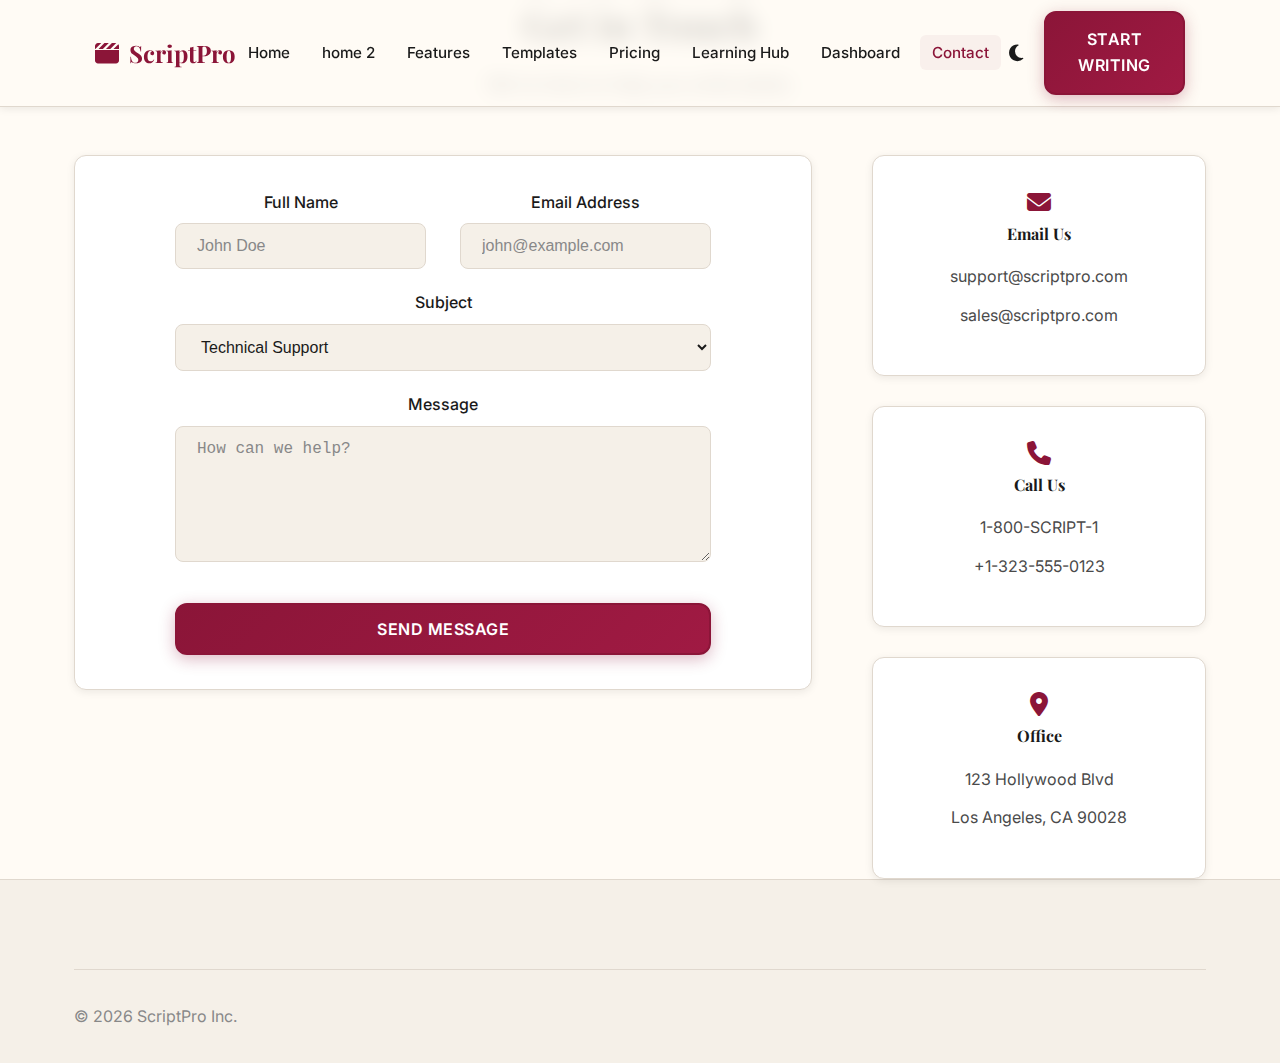
<file: contact.html>
<!DOCTYPE html>
<html lang="en">

<head>
    <meta charset="UTF-8">
    <meta name="viewport" content="width=device-width, initial-scale=1.0">
    <title>Contact Us - ScriptPro | We're Here to Help</title>
    <link rel="preconnect" href="https://fonts.googleapis.com">
    <link rel="preconnect" href="https://fonts.gstatic.com" crossorigin>
    <link
        href="https://fonts.googleapis.com/css2?family=Inter:wght@400;600&family=Playfair+Display:wght@700&display=swap"
        rel="stylesheet">
    <link rel="stylesheet" href="https://cdnjs.cloudflare.com/ajax/libs/font-awesome/6.4.0/css/all.min.css">
    <link rel="stylesheet" href="css/style.css">
    <link rel="stylesheet" href="css/animations.css">
    <style>
        .contact-wrapper {
            display: flex;
            gap: 60px;
        }

        .contact-form {
            flex: 2;
        }

        .contact-info-sidebar {
            flex: 1;
            display: flex;
            flex-direction: column;
            gap: 30px;
        }

        .info-item i {
            font-size: 1.5rem;
            color: var(--color-primary);
            margin-bottom: 10px;
            display: block;
        }

        @media (max-width: 920px) {
            .contact-wrapper {
                flex-direction: column;
            }
        }
    </style>
</head>

<body>
    <header>
        <div class="container">
            <nav>
                <a href="index.html" class="logo">
                    <i class="fas fa-clapperboard"></i> <span>ScriptPro</span>
                </a>
                <ul class="nav-links">
                    <li><a href="index.html">Home</a></li>
                    <li><a href="dashboard.html">home 2</a></li>
                    <li><a href="features.html">Features</a></li>
                    <li><a href="templates.html">Templates</a></li>
                    <li><a href="pricing.html">Pricing</a></li>
                    <li><a href="learning-hub.html">Learning Hub</a></li>
                    <li><a href="dashboard.html">Dashboard</a></li>
                    <li><a href="contact.html" class="active">Contact</a></li>
                </ul>
                <div class="nav-actions">
                    <button id="darkModeToggle" class="btn-theme"><i class="fas fa-moon"></i></button>
                    <a href="register.html" class="btn btn-primary">Start Writing</a>
                </div>
            </nav>
        </div>
    </header>

    <main class="section-padding">
        <div class="container">
            <div class="text-center mb-12">
                <h1 class="reveal">Get in Touch</h1>
                <p class="section-subtitle reveal">We're here to help you write better.</p>
            </div>

            <div class="contact-wrapper mt-12 reveal">
                <div class="card contact-form">
                    <form action="#">
                        <div class="grid grid-2">
                            <div class="form-group pb-4">
                                <label>Full Name</label>
                                <input type="text" class="input-field" placeholder="John Doe">
                            </div>
                            <div class="form-group pb-4">
                                <label>Email Address</label>
                                <input type="email" class="input-field" placeholder="john@example.com">
                            </div>
                        </div>
                        <div class="form-group pb-4">
                            <label>Subject</label>
                            <select class="input-field">
                                <option>Technical Support</option>
                                <option>Sales Inquiry</option>
                                <option>Feedback</option>
                                <option>Press</option>
                            </select>
                        </div>
                        <div class="form-group pb-4">
                            <label>Message</label>
                            <textarea class="input-field" rows="6" placeholder="How can we help?"></textarea>
                        </div>
                        <button type="submit" class="btn btn-primary w-full mt-4">Send Message</button>
                    </form>
                </div>

                <div class="contact-info-sidebar">
                    <div class="card info-item">
                        <i class="fas fa-envelope"></i>
                        <h4>Email Us</h4>
                        <p>support@scriptpro.com</p>
                        <p>sales@scriptpro.com</p>
                    </div>
                    <div class="card info-item">
                        <i class="fas fa-phone"></i>
                        <h4>Call Us</h4>
                        <p>1-800-SCRIPT-1</p>
                        <p>+1-323-555-0123</p>
                    </div>
                    <div class="card info-item">
                        <i class="fas fa-location-dot"></i>
                        <h4>Office</h4>
                        <p>123 Hollywood Blvd</p>
                        <p>Los Angeles, CA 90028</p>
                    </div>
                </div>
            </div>
        </div>
    </main>

    <footer>
        <div class="container pb-12">
            <div class="footer-bottom">
                <p>&copy; 2026 ScriptPro Inc.</p>
            </div>
        </div>
    </footer>

    <script src="js/main.js"></script>
</body>

</html>
</file>
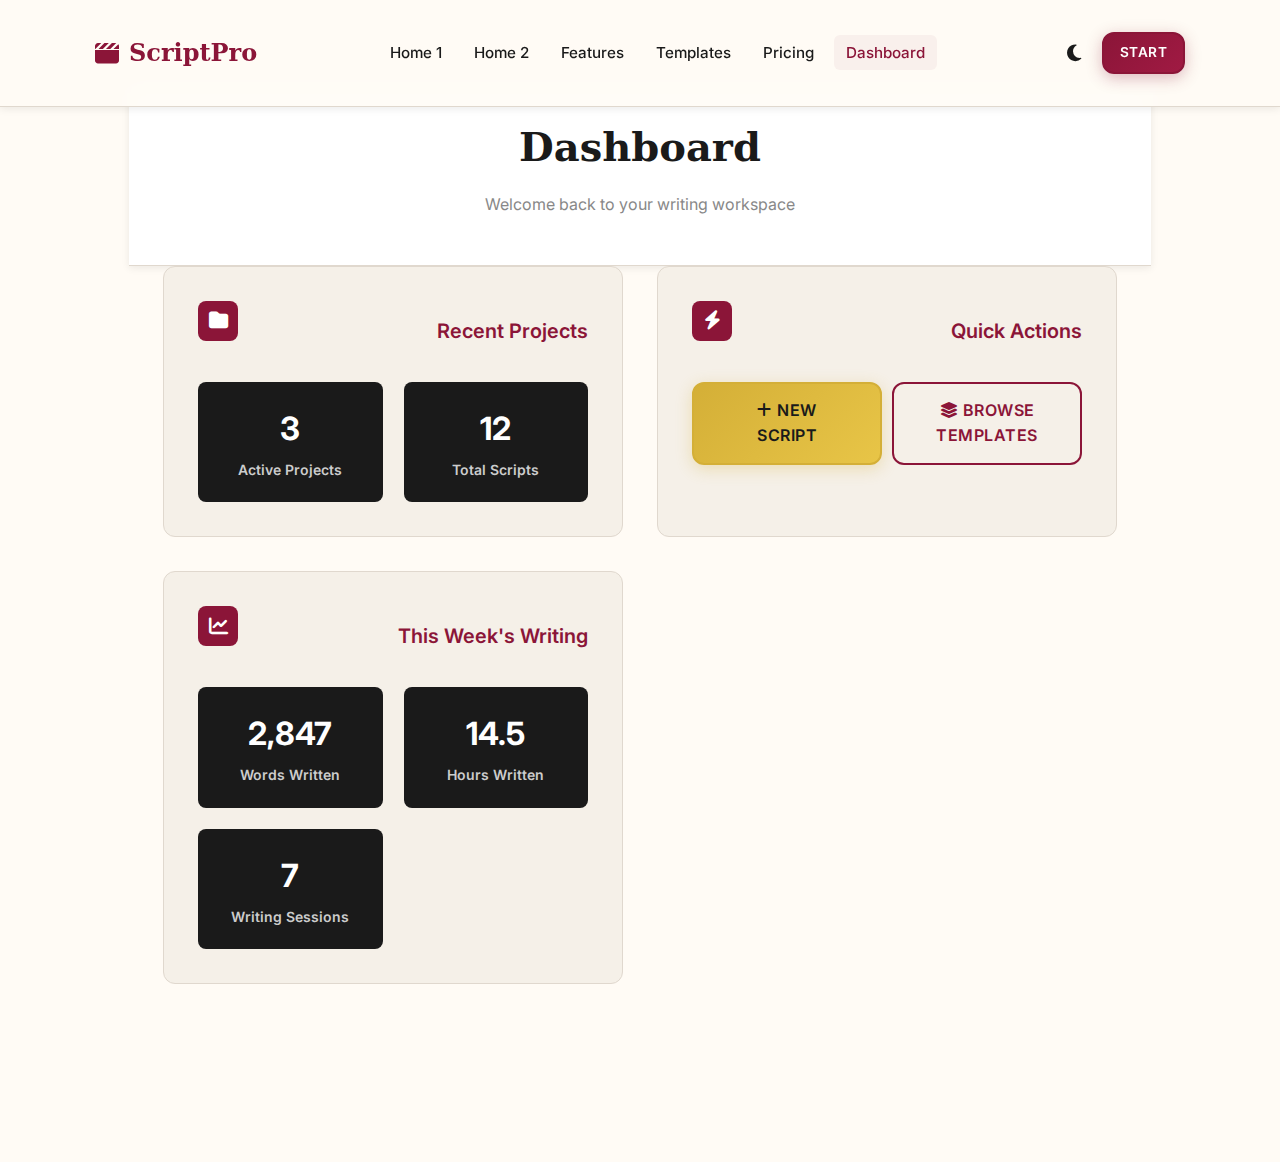
<file: dashboard-simple.html>
<!DOCTYPE html>
<html lang="en">

<head>
    <meta charset="UTF-8">
    <meta name="viewport" content="width=device-width, initial-scale=1.0">
    <title>Dashboard - ScriptPro | Simple Dashboard</title>
    <link rel="preconnect" href="https://fonts.googleapis.com">
    <link rel="preconnect" href="https://fonts.gstatic.com" crossorigin>
    <link
        href="https://fonts.googleapis.com/css2?family=Inter:wght@400;500;600;700&family=Courier+Prime:ital,wght@0,400;0,700;1,400;1,700&display=swap"
        rel="stylesheet">
    <link rel="stylesheet" href="https://cdnjs.cloudflare.com/ajax/libs/font-awesome/6.4.0/css/all.min.css">
    <link rel="stylesheet" href="css/style.css">
    <link rel="stylesheet" href="css/animations.css">

    <!-- Favicon -->
    <link rel="icon" type="image/x-icon" href="images/favicon.ico">
    <link rel="stylesheet" href="css/screenplay-formatting.css">

    <style>
        body {
            background: var(--background-primary);
            color: var(--text-primary);
            font-family: var(--font-body);
            margin: 0;
            padding: 0;
        }

        .dashboard-header {
            background: var(--background-card);
            border-bottom: 1px solid var(--border-color);
            padding: var(--space-4) 0;
            box-shadow: var(--shadow-sm);
        }

        .dashboard-content {
            max-width: 1200px;
            margin: 0 auto;
            padding: var(--space-6);
        }

        .dashboard-grid {
            display: grid;
            grid-template-columns: repeat(auto-fit, minmax(300px, 1fr));
            gap: var(--space-4);
            margin-bottom: var(--space-6);
        }

        .dashboard-card {
            background: var(--background-secondary);
            border: 1px solid var(--border-color);
            border-radius: 12px;
            padding: var(--space-4);
            transition: transform 0.3s ease, box-shadow 0.3s ease;
        }

        .dashboard-card:hover {
            transform: translateY(-5px);
            box-shadow: var(--shadow-md);
        }

        .card-header {
            display: flex;
            justify-content: space-between;
            align-items: center;
            margin-bottom: var(--space-3);
        }

        .card-title {
            font-size: 1.25rem;
            font-weight: 600;
            color: var(--color-primary);
            margin: 0;
        }

        .card-icon {
            width: 40px;
            height: 40px;
            background: var(--color-primary);
            border-radius: 8px;
            display: flex;
            align-items: center;
            justify-content: center;
            color: #fff;
            font-size: 1.2rem;
        }

        .stat-grid {
            display: grid;
            grid-template-columns: repeat(2, 1fr);
            gap: var(--space-3);
            margin-top: var(--space-3);
        }

        .stat-box {
            background: #1a1a1a;
            padding: var(--space-3);
            border-radius: 8px;
            text-align: center;
        }

        .stat-value {
            font-size: 2rem;
            font-weight: 700;
            color: #fff;
        }

        .stat-label {
            font-size: 0.875rem;
            color: #ccc;
            margin-top: 5px;
        }

        @media (max-width: 768px) {
            .dashboard-grid {
                grid-template-columns: 1fr;
            }
        }
    </style>
</head>

<body>
    <header>
        <div class="container">
            <nav>
                <a href="index.html" class="logo">
                    <i class="fas fa-clapperboard"></i>
                    <span>ScriptPro</span>
                </a>
                <ul class="nav-links">
                    <li><a href="index.html">Home 1</a></li>
                    <li><a href="index-v2.html">Home 2</a></li>
                    <li><a href="features.html">Features</a></li>
                    <li><a href="templates.html">Templates</a></li>
                    <li><a href="pricing.html">Pricing</a></li>
                    <li><a href="dashboard.html" class="active">Dashboard</a></li>
                </ul>
                <div class="nav-actions">
                    <button id="darkModeToggle" class="btn-theme"><i class="fas fa-moon"></i></button>
                    <a href="register.html" class="btn btn-primary btn-sm">Start</a>
                    <button id="mobileMenuBtn" class="mobile-menu-btn"><i class="fas fa-bars"></i></button>
                </div>
            </nav>
        </div>
    </header>

    <main class="dashboard-content">
        <div class="dashboard-header">
            <div class="container">
                <h1>Dashboard</h1>
                <p class="text-muted">Welcome back to your writing workspace</p>
            </div>
        </div>

        <div class="container">
            <div class="dashboard-grid">
                <!-- Recent Projects -->
                <div class="dashboard-card">
                    <div class="card-header">
                        <div class="card-icon">
                            <i class="fas fa-folder"></i>
                        </div>
                        <div class="card-title">Recent Projects</div>
                    </div>
                    <div class="stat-grid">
                        <div class="stat-box">
                            <div class="stat-value">3</div>
                            <div class="stat-label">Active Projects</div>
                        </div>
                        <div class="stat-box">
                            <div class="stat-value">12</div>
                            <div class="stat-label">Total Scripts</div>
                        </div>
                    </div>
                </div>

                <!-- Quick Actions -->
                <div class="dashboard-card">
                    <div class="card-header">
                        <div class="card-icon">
                            <i class="fas fa-bolt"></i>
                        </div>
                        <div class="card-title">Quick Actions</div>
                    </div>
                    <div style="display: flex; gap: 10px; margin-top: 20px;">
                        <a href="dashboard.html" class="btn btn-secondary" style="flex: 1;">
                            <i class="fas fa-plus"></i> New Script
                        </a>
                        <a href="templates.html" class="btn btn-ghost" style="flex: 1;">
                            <i class="fas fa-layer-group"></i> Browse Templates
                        </a>
                    </div>
                </div>

                <!-- Writing Stats -->
                <div class="dashboard-card">
                    <div class="card-header">
                        <div class="card-icon">
                            <i class="fas fa-chart-line"></i>
                        </div>
                        <div class="card-title">This Week's Writing</div>
                    </div>
                    <div class="stat-grid">
                        <div class="stat-box">
                            <div class="stat-value">2,847</div>
                            <div class="stat-label">Words Written</div>
                        </div>
                        <div class="stat-box">
                            <div class="stat-value">14.5</div>
                            <div class="stat-label">Hours Written</div>
                        </div>
                        <div class="stat-box">
                            <div class="stat-value">7</div>
                            <div class="stat-label">Writing Sessions</div>
                        </div>
                    </div>
                </div>
            </div>
        </div>
    </main>

    <script src="js/main.js"></script>
</body>

</html>
</file>
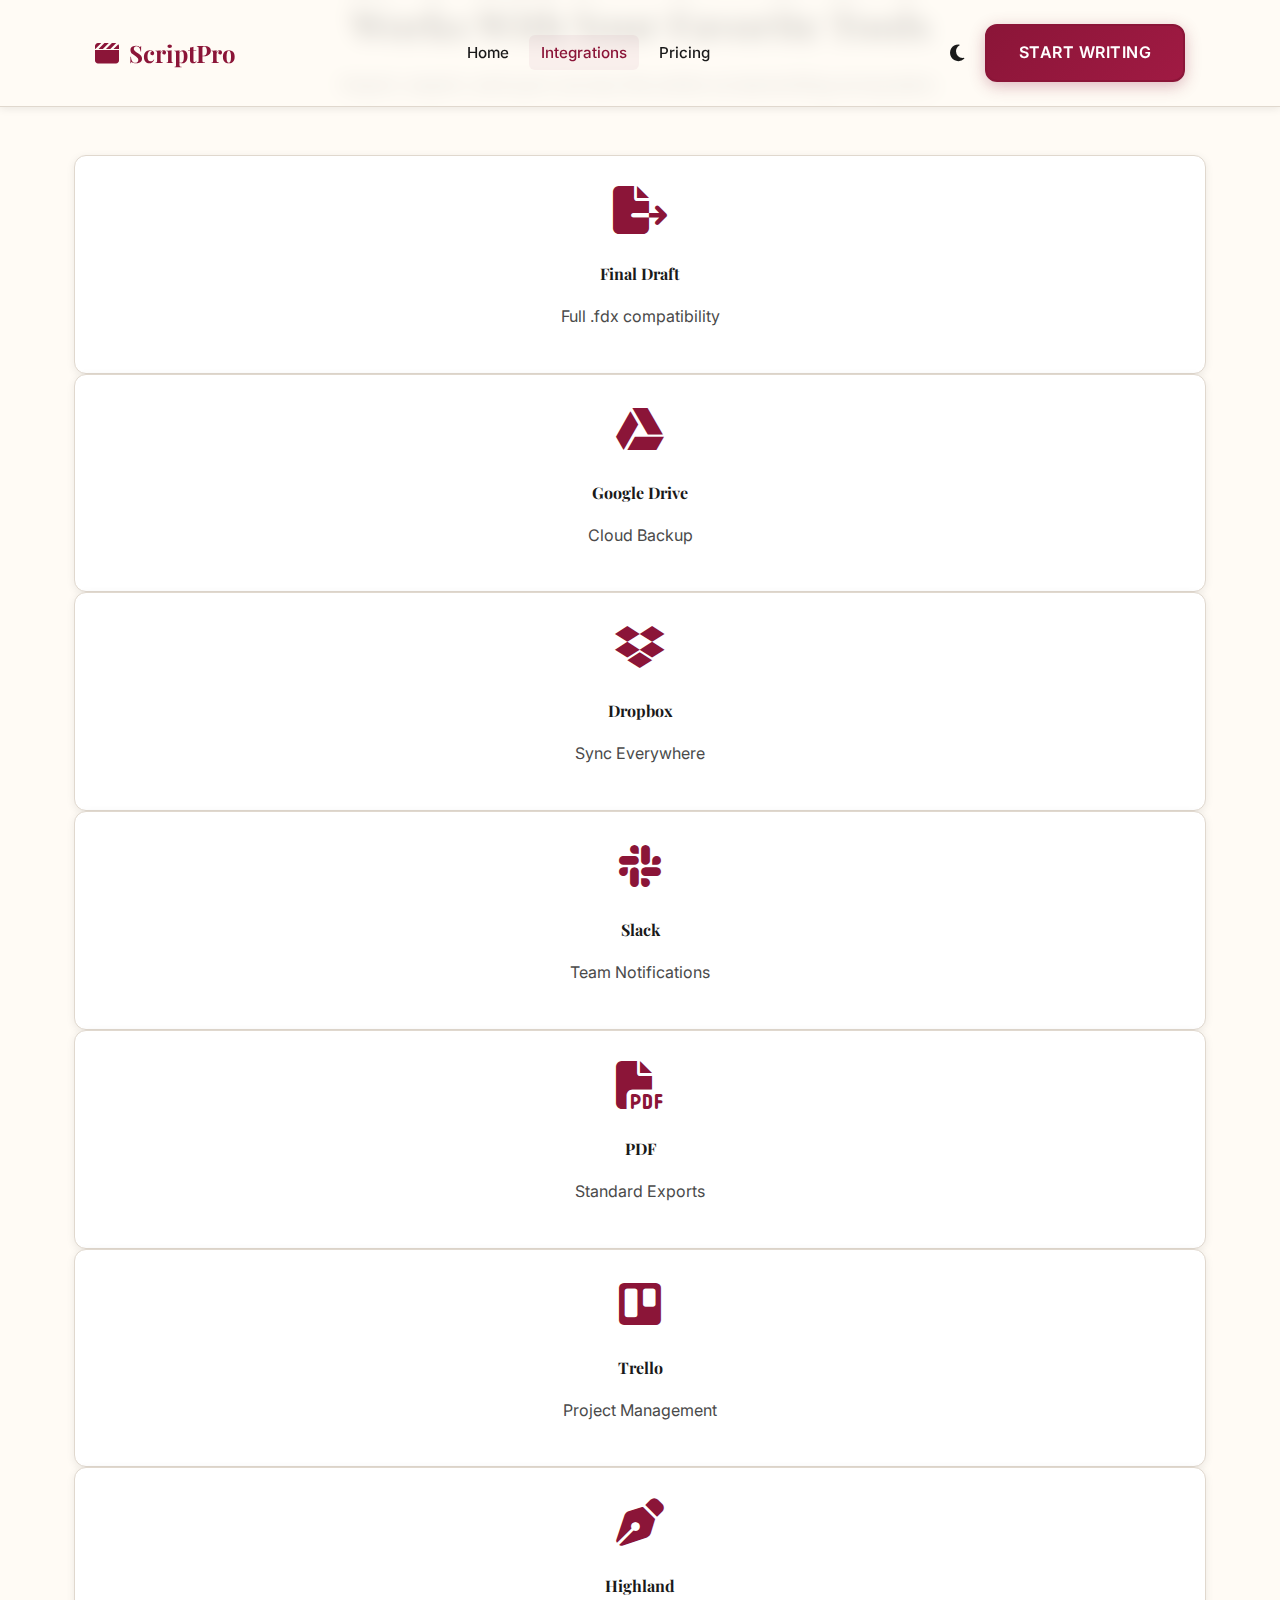
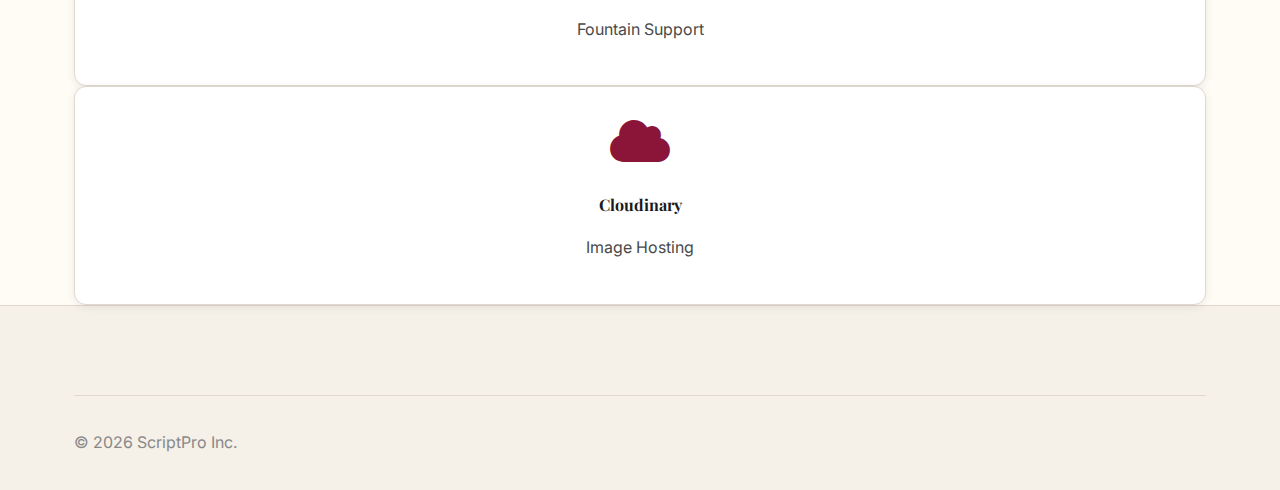
<file: integrations.html>
<!DOCTYPE html>
<html lang="en">

<head>
    <meta charset="UTF-8">
    <meta name="viewport" content="width=device-width, initial-scale=1.0">
    <title>Integrations - ScriptPro | Works With Your Tools</title>
    <link rel="preconnect" href="https://fonts.googleapis.com">
    <link rel="preconnect" href="https://fonts.gstatic.com" crossorigin>
    <link
        href="https://fonts.googleapis.com/css2?family=Inter:wght@400;600&family=Playfair+Display:wght@700&display=swap"
        rel="stylesheet">
    <link rel="stylesheet" href="https://cdnjs.cloudflare.com/ajax/libs/font-awesome/6.4.0/css/all.min.css">
    <link rel="stylesheet" href="css/style.css">
    <link rel="stylesheet" href="css/animations.css">
    <style>
        .integ-grid {
            grid-template-columns: repeat(4, 1fr);
            gap: 20px;
        }

        .integ-card {
            padding: 30px;
            text-align: center;
            display: flex;
            flex-direction: column;
            align-items: center;
            justify-content: center;
        }

        .integ-card i {
            font-size: 3rem;
            margin-bottom: 20px;
            color: var(--color-primary);
        }

        .integ-card h4 {
            margin-top: 10px;
        }

        @media (max-width: 920px) {
            .integ-grid {
                grid-template-columns: 1fr 1fr;
            }
        }

        @media (max-width: 540px) {
            .integ-grid {
                grid-template-columns: 1fr;
            }
        }
    </style>
</head>

<body>
    <header>
        <div class="container">
            <nav>
                <a href="index.html" class="logo">
                    <i class="fas fa-clapperboard"></i> <span>ScriptPro</span>
                </a>
                <ul class="nav-links">
                    <li><a href="index.html">Home</a></li>
                    <li><a href="integrations.html" class="active">Integrations</a></li>
                    <li><a href="pricing.html">Pricing</a></li>
                </ul>
                <div class="nav-actions">
                    <button id="darkModeToggle" class="btn-theme"><i class="fas fa-moon"></i></button>
                    <a href="register.html" class="btn btn-primary">Start Writing</a>
                </div>
            </nav>
        </div>
    </header>

    <main class="section-padding">
        <div class="container">
            <div class="text-center mb-12">
                <h1 class="reveal">Works With Your Favorite Tools</h1>
                <p class="section-subtitle reveal">Import, export, and sync across the entire screenwriting ecosystem.
                </p>
            </div>

            <div class="integ-grid mt-12 reveal">
                <div class="card integ-card">
                    <i class="fas fa-file-export"></i>
                    <h4>Final Draft</h4>
                    <p class="text-sm text-muted">Full .fdx compatibility</p>
                </div>
                <div class="card integ-card">
                    <i class="fab fa-google-drive"></i>
                    <h4>Google Drive</h4>
                    <p class="text-sm text-muted">Cloud Backup</p>
                </div>
                <div class="card integ-card">
                    <i class="fab fa-dropbox"></i>
                    <h4>Dropbox</h4>
                    <p class="text-sm text-muted">Sync Everywhere</p>
                </div>
                <div class="card integ-card">
                    <i class="fab fa-slack"></i>
                    <h4>Slack</h4>
                    <p class="text-sm text-muted">Team Notifications</p>
                </div>
                <div class="card integ-card">
                    <i class="fas fa-file-pdf"></i>
                    <h4>PDF</h4>
                    <p class="text-sm text-muted">Standard Exports</p>
                </div>
                <div class="card integ-card">
                    <i class="fab fa-trello"></i>
                    <h4>Trello</h4>
                    <p class="text-sm text-muted">Project Management</p>
                </div>
                <div class="card integ-card">
                    <i class="fas fa-pen-nib"></i>
                    <h4>Highland</h4>
                    <p class="text-sm text-muted">Fountain Support</p>
                </div>
                <div class="card integ-card">
                    <i class="fas fa-cloud"></i>
                    <h4>Cloudinary</h4>
                    <p class="text-sm text-muted">Image Hosting</p>
                </div>
            </div>
        </div>
    </main>

    <footer>
        <div class="container pb-12">
            <div class="footer-bottom">
                <p>&copy; 2026 ScriptPro Inc.</p>
            </div>
        </div>
    </footer>

    <script src="js/main.js"></script>
</body>

</html>
</file>
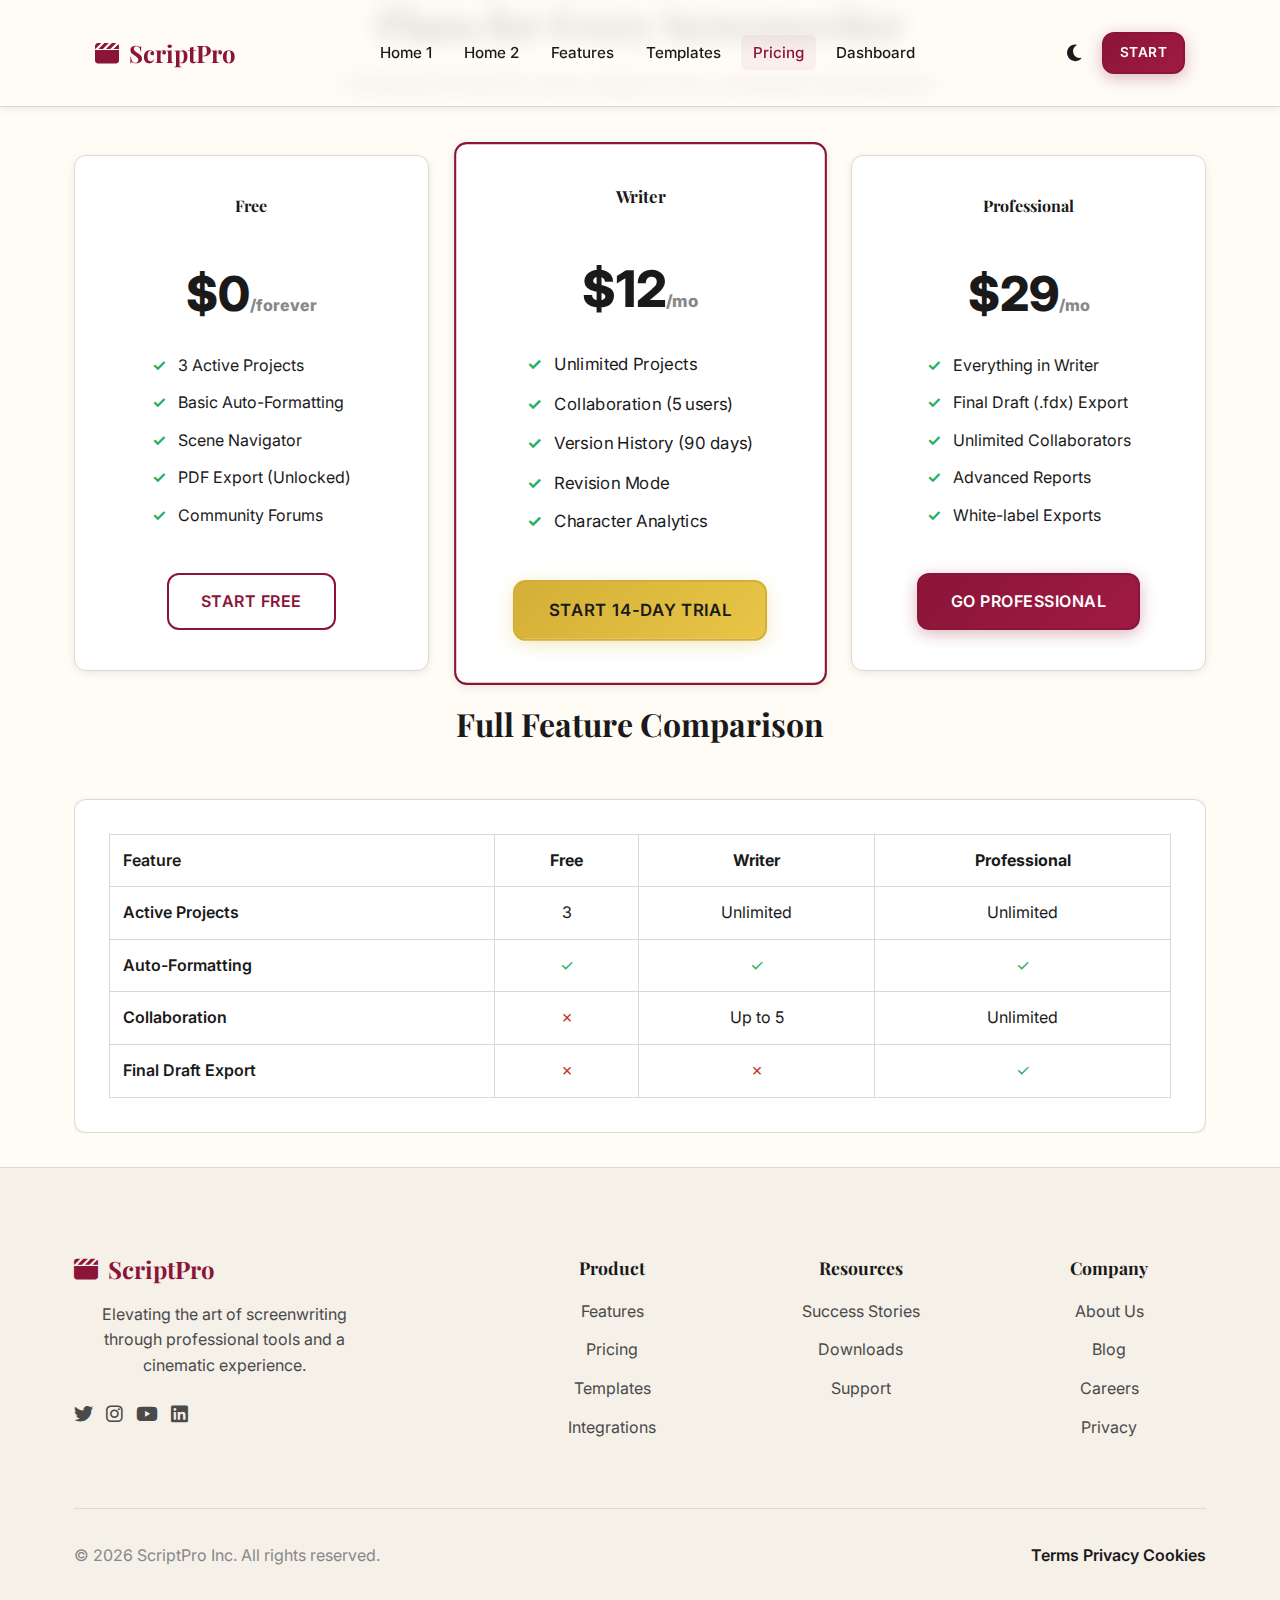
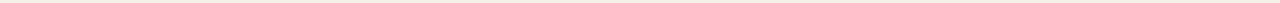
<file: pricing.html>
<!DOCTYPE html>
<html lang="en">

<head>
    <meta charset="UTF-8">
    <meta name="viewport" content="width=device-width, initial-scale=1.0">
    <title>Pricing - ScriptPro | Plans for Every Screenwriter</title>
    <link rel="preconnect" href="https://fonts.googleapis.com">
    <link rel="preconnect" href="https://fonts.gstatic.com" crossorigin>
    <link
        href="https://fonts.googleapis.com/css2?family=Inter:wght@300;400;500;600;700&family=Playfair+Display:wght@700;800&display=swap"
        rel="stylesheet">
    <link rel="stylesheet" href="https://cdnjs.cloudflare.com/ajax/libs/font-awesome/6.4.0/css/all.min.css">
    <link rel="stylesheet" href="css/style.css">
    <link rel="stylesheet" href="css/animations.css">
    <link rel="icon" type="image/x-icon" href="images/favicon.ico">
</head>

<body class="pricing-page">
    <header>
        <div class="container">
            <nav>
                <a href="index.html" class="logo">
                    <i class="fas fa-clapperboard"></i> <span>ScriptPro</span>
                </a>
                <ul class="nav-links">
                    <li><a href="index.html">Home 1</a></li>
                    <li><a href="index-v2.html">Home 2</a></li>
                    <li><a href="features.html">Features</a></li>
                    <li><a href="templates.html">Templates</a></li>
                    <li><a href="pricing.html" class="active">Pricing</a></li>
                    <li><a href="dashboard.html">Dashboard</a></li>
                </ul>
                <div class="nav-actions">
                    <button id="darkModeToggle" class="btn-theme" aria-label="Toggle dark mode"><i
                            class="fas fa-moon"></i></button>
                    <a href="register.html" class="btn btn-primary btn-sm" aria-label="Start free trial">Start</a>
                    <button id="mobileMenuBtn" class="mobile-menu-btn" aria-label="Toggle mobile menu"
                        aria-expanded="false"><i class="fas fa-bars"></i></button>
                </div>
            </nav>
        </div>
    </header>

    <main class="pricing-hero section-padding">
        <div class="container">
            <div class="pricing-header text-center mb-12">
                <h1>Plans for Every Screenwriter</h1>
                <p class="section-subtitle reveal">Professional tools for every stage of your screenplay development.
                </p>
            </div>

            <div class="pricing-cards grid grid-3 reveal">
                <div class="card">
                    <h4>Free</h4>
                    <div class="price">$0<span>/forever</span></div>
                    <ul class="features">
                        <li>3 Active Projects</li>
                        <li>Basic Auto-Formatting</li>
                        <li>Scene Navigator</li>
                        <li>PDF Export (Unlocked)</li>
                        <li>Community Forums</li>
                    </ul>
                    <a href="register.html" class="btn btn-ghost mt-auto">Start Free</a>
                </div>
                <div class="card featured">

                    <h4>Writer</h4>
                    <div class="price">$12<span>/mo</span></div>
                    <ul class="features">
                        <li>Unlimited Projects</li>

                        <li>Collaboration (5 users)</li>
                        <li>Version History (90 days)</li>
                        <li>Revision Mode</li>
                        <li>Character Analytics</li>
                    </ul>
                    <a href="register.html" class="btn btn-secondary mt-auto">Start 14-Day Trial</a>
                </div>
                <div class="card">
                    <h4>Professional</h4>
                    <div class="price">$29<span>/mo</span></div>
                    <ul class="features">
                        <li>Everything in Writer</li>
                        <li>Final Draft (.fdx) Export</li>
                        <li>Unlimited Collaborators</li>
                        <li>Advanced Reports</li>

                        <li>White-label Exports</li>
                    </ul>
                    <a href="register.html" class="btn btn-primary mt-auto">Go Professional</a>
                </div>
            </div>

            <!-- Comparison Table -->
            <div class="comparison-table mt-20 reveal">
                <h2 class="text-center mb-12">Full Feature Comparison</h2>
                <div class="card comparison-table-wrapper">
                    <table class="w-full text-left">
                        <thead>
                            <tr class="border-b">
                                <th class="p-4">Feature</th>
                                <th class="p-4">Free</th>
                                <th class="p-4">Writer</th>
                                <th class="p-4">Professional</th>
                            </tr>
                        </thead>
                        <tbody>
                            <tr class="border-b">
                                <td class="p-4">Active Projects</td>
                                <td class="p-4">3</td>
                                <td class="p-4">Unlimited</td>
                                <td class="p-4">Unlimited</td>
                            </tr>
                            <tr class="border-b">
                                <td class="p-4">Auto-Formatting</td>
                                <td class="p-4 text-success">✓</td>
                                <td class="p-4 text-success">✓</td>
                                <td class="p-4 text-success">✓</td>
                            </tr>
                            <tr class="border-b">
                                <td class="p-4">Collaboration</td>
                                <td class="p-4 text-error">✗</td>
                                <td class="p-4">Up to 5</td>
                                <td class="p-4">Unlimited</td>
                            </tr>
                            <tr class="border-b">
                                <td class="p-4">Final Draft Export</td>
                                <td class="p-4 text-error">✗</td>
                                <td class="p-4 text-error">✗</td>
                                <td class="p-4 text-success">✓</td>
                            </tr>
                        </tbody>
                    </table>
                </div>
            </div>
        </div>
    </main>

    <footer>
        <div class="container">
            <div class="footer-grid">
                <div class="footer-col">
                    <a href="index.html" class="logo">
                        <i class="fas fa-clapperboard"></i>
                        <span>ScriptPro</span>
                    </a>
                    <p>Elevating the art of screenwriting through professional tools and a cinematic experience.</p>
                    <div class="social-links">
                        <a href="#"><i class="fab fa-twitter"></i></a>
                        <a href="#"><i class="fab fa-instagram"></i></a>
                        <a href="#"><i class="fab fa-youtube"></i></a>
                        <a href="#"><i class="fab fa-linkedin"></i></a>
                    </div>
                </div>
                <div class="footer-col">
                    <h4>Product</h4>
                    <ul>
                        <li><a href="features.html">Features</a></li>
                        <li><a href="pricing.html">Pricing</a></li>
                        <li><a href="templates.html">Templates</a></li>
                        <li><a href="integrations.html">Integrations</a></li>
                    </ul>
                </div>
                <div class="footer-col">
                    <h4>Resources</h4>
                    <ul>
                        <li><a href="success-stories.html">Success Stories</a></li>
                        <li><a href="resources.html">Downloads</a></li>
                        <li><a href="contact.html">Support</a></li>
                    </ul>
                </div>
                <div class="footer-col">
                    <h4>Company</h4>
                    <ul>
                        <li><a href="about.html">About Us</a></li>
                        <li><a href="blog.html">Blog</a></li>
                        <li><a href="careers.html">Careers</a></li>
                        <li><a href="privacy.html">Privacy</a></li>
                    </ul>
                </div>
            </div>
            <div class="footer-bottom">
                <p>&copy; 2026 ScriptPro Inc. All rights reserved.</p>
                <div class="footer-legal">
                    <a href="#">Terms</a>
                    <a href="#">Privacy</a>
                    <a href="#">Cookies</a>
                </div>
            </div>
        </div>
    </footer>

    <script src="js/main.js"></script>
</body>

</html>
</file>
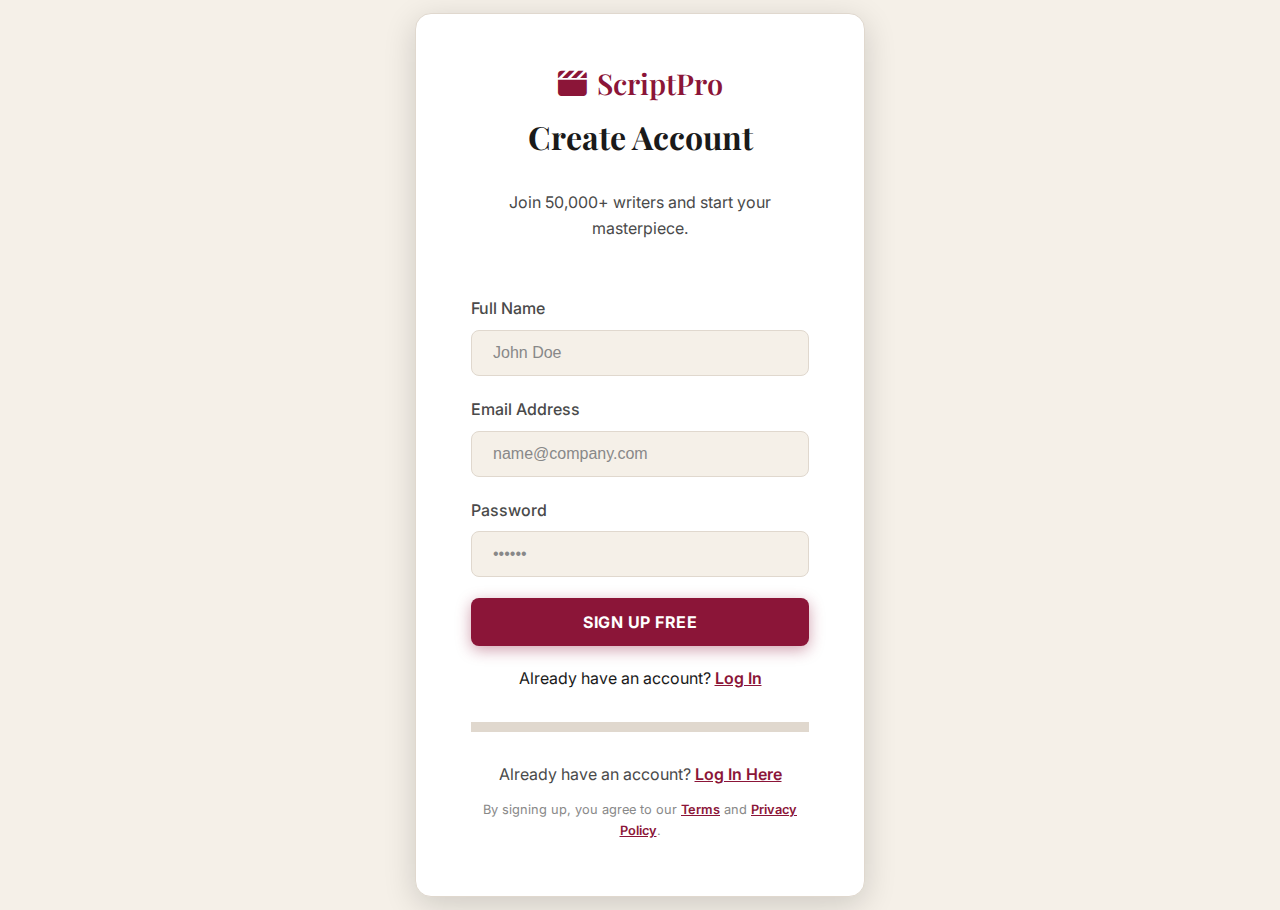
<file: register.html>
<!DOCTYPE html>
<html lang="en">

<head>
    <meta charset="UTF-8">
    <meta name="viewport" content="width=device-width, initial-scale=1.0">
    <title>Sign Up - ScriptPro</title>
    <link rel="preconnect" href="https://fonts.googleapis.com">
    <link rel="preconnect" href="https://fonts.gstatic.com" crossorigin>
    <link
        href="https://fonts.googleapis.com/css2?family=Inter:wght@400;500;600;700&family=Playfair+Display:wght@700&display=swap"
        rel="stylesheet">
    <link rel="stylesheet" href="https://cdnjs.cloudflare.com/ajax/libs/font-awesome/6.4.0/css/all.min.css">
    <link rel="stylesheet" href="css/style.css">
    <link rel="stylesheet" href="css/animations.css">
    
    <!-- Favicon -->
    <link rel="icon" type="image/x-icon" href="images/favicon.ico">
</head>

<body class="auth-page">
    <div class="auth-card reveal">
        <div class="logo" style="text-align: center; margin-bottom: 20px;">
            <a href="index.html" style="text-decoration: none; color: inherit;">
                <i class="fas fa-clapperboard"></i>
                <span>ScriptPro</span>
            </a>
        </div>
        <h2 class="mb-6">Create Account</h2>
        <p class="mb-12">Join 50,000+ writers and start your masterpiece.</p>

        <form action="dashboard.html" class="auth-form">
            <div class="form-group">
                <label for="name">Full Name</label>
                <input type="text" id="name" class="input-field" placeholder="John Doe" required>
            </div>
            <div class="form-group">
                <label for="email">Email Address</label>
                <input type="email" id="email" class="input-field" placeholder="name@company.com" required>
            </div>
            <div class="form-group">
                <label for="password">Password</label>
                <input type="password" id="password" class="input-field" placeholder="••••••" required>
            </div>

            <button type="submit" class="btn btn-highlight w-full mb-6">Sign Up Free</button>

            <div style="text-align: center; margin-top: 20px;">
                Already have an account? <a href="login.html" class="text-burgundy font-bold">Log In</a>
            </div>
        </form>

        <div class="film-strip" style="height: 2px; background: var(--border-color); margin: 30px 0;"></div>

        <p>Already have an account? <a href="login.html" class="text-burgundy font-bold">Log In Here</a></p>
        <div class="terms mt-4" style="font-size: 0.8rem; color: var(--text-muted);">
            By signing up, you agree to our <a href="#" class="text-burgundy">Terms</a> and <a href="#"
                class="text-burgundy">Privacy Policy</a>.
        </div>
    </div>

    <script src="js/main.js"></script>
</body>

</html>
</file>
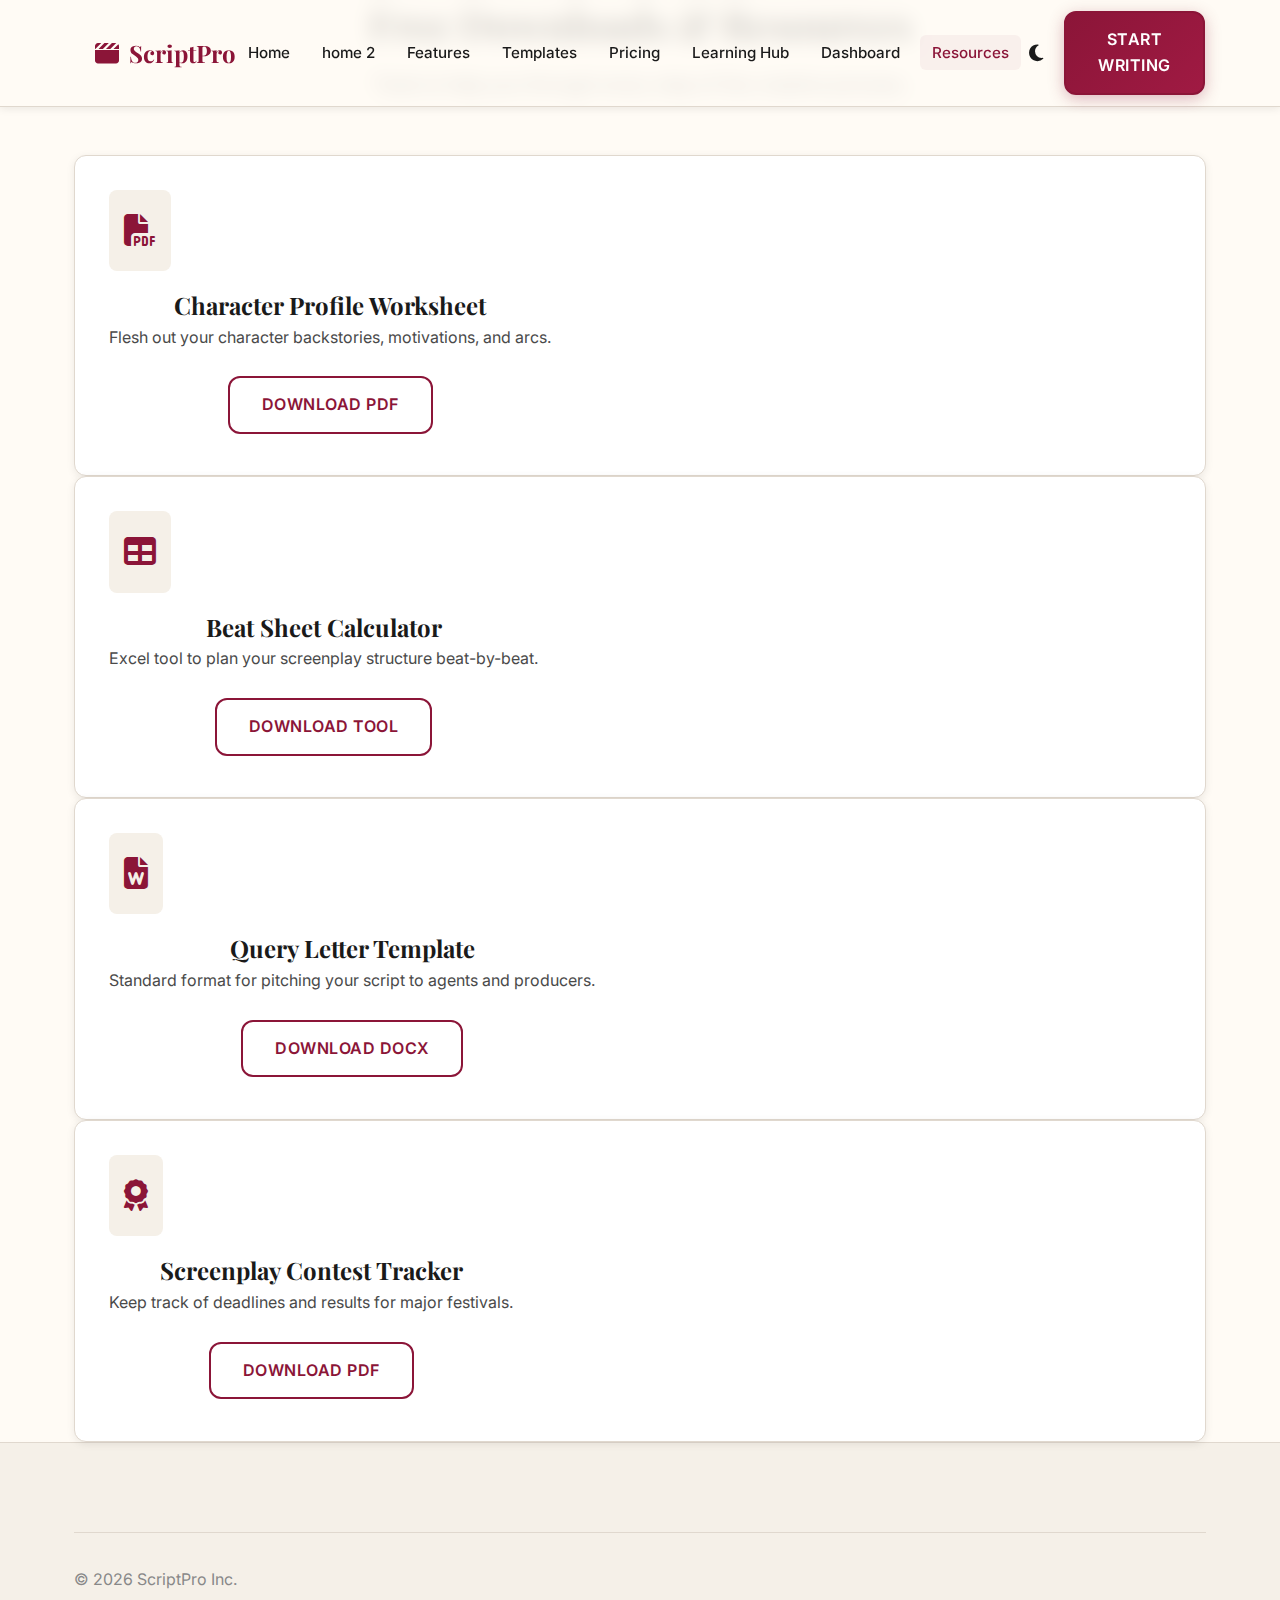
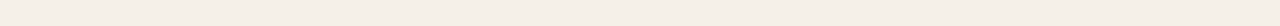
<file: resources.html>
<!DOCTYPE html>
<html lang="en">

<head>
    <meta charset="UTF-8">
    <meta name="viewport" content="width=device-width, initial-scale=1.0">
    <title>Resources - ScriptPro | Downloads for Writers</title>
    <link rel="preconnect" href="https://fonts.googleapis.com">
    <link rel="preconnect" href="https://fonts.gstatic.com" crossorigin>
    <link
        href="https://fonts.googleapis.com/css2?family=Inter:wght@400;600&family=Playfair+Display:wght@700&display=swap"
        rel="stylesheet">
    <link rel="stylesheet" href="https://cdnjs.cloudflare.com/ajax/libs/font-awesome/6.4.0/css/all.min.css">
    <link rel="stylesheet" href="css/style.css">
    <link rel="stylesheet" href="css/animations.css">
    <style>
        .resource-grid {
            grid-template-columns: repeat(2, 1fr);
            gap: 30px;
        }

        .res-item {
            display: flex;
            align-items: flex-start;
            gap: 20px;
        }

        .res-icon {
            font-size: 2rem;
            color: var(--color-primary);
            background: var(--background-secondary);
            padding: 15px;
            border-radius: 8px;
        }

        .res-info h3 {
            margin-bottom: 5px;
        }

        @media (max-width: 768px) {
            .resource-grid {
                grid-template-columns: 1fr;
            }
        }
    </style>
</head>

<body>
    <header>
        <div class="container">
            <nav>
                <a href="index.html" class="logo">
                    <i class="fas fa-clapperboard"></i> <span>ScriptPro</span>
                </a>
                <ul class="nav-links">
                    <li><a href="index.html">Home</a></li>
                    <li><a href="dashboard.html">home 2</a></li>
                    <li><a href="features.html">Features</a></li>
                    <li><a href="templates.html">Templates</a></li>
                    <li><a href="pricing.html">Pricing</a></li>
                    <li><a href="learning-hub.html">Learning Hub</a></li>
                    <li><a href="dashboard.html">Dashboard</a></li>
                    <li><a href="resources.html" class="active">Resources</a></li>
                </ul>
                <div class="nav-actions">
                    <button id="darkModeToggle" class="btn-theme"><i class="fas fa-moon"></i></button>
                    <a href="register.html" class="btn btn-primary">Start Writing</a>
                </div>
            </nav>
        </div>
    </header>

    <main class="section-padding">
        <div class="container">
            <div class="text-center mb-12">
                <h1 class="reveal">Free Downloads & Resources</h1>
                <p class="section-subtitle reveal">Tools to help you through every step of the creative process.</p>
            </div>

            <div class="resource-grid mt-12 reveal">
                <div class="card res-item">
                    <div class="res-icon"><i class="fas fa-file-pdf"></i></div>
                    <div class="res-info">
                        <h3>Character Profile Worksheet</h3>
                        <p>Flesh out your character backstories, motivations, and arcs.</p>
                        <a href="#" class="btn btn-ghost mt-4">Download PDF</a>
                    </div>
                </div>
                <div class="card res-item">
                    <div class="res-icon"><i class="fas fa-table"></i></div>
                    <div class="res-info">
                        <h3>Beat Sheet Calculator</h3>
                        <p>Excel tool to plan your screenplay structure beat-by-beat.</p>
                        <a href="#" class="btn btn-ghost mt-4">Download Tool</a>
                    </div>
                </div>
                <div class="card res-item">
                    <div class="res-icon"><i class="fas fa-file-word"></i></div>
                    <div class="res-info">
                        <h3>Query Letter Template</h3>
                        <p>Standard format for pitching your script to agents and producers.</p>
                        <a href="#" class="btn btn-ghost mt-4">Download DOCX</a>
                    </div>
                </div>
                <div class="card res-item">
                    <div class="res-icon"><i class="fas fa-award"></i></div>
                    <div class="res-info">
                        <h3>Screenplay Contest Tracker</h3>
                        <p>Keep track of deadlines and results for major festivals.</p>
                        <a href="#" class="btn btn-ghost mt-4">Download PDF</a>
                    </div>
                </div>
            </div>
        </div>
    </main>

    <footer>
        <div class="container pb-12">
            <div class="footer-bottom">
                <p>&copy; 2026 ScriptPro Inc.</p>
            </div>
        </div>
    </footer>

    <script src="js/main.js"></script>
</body>

</html>
</file>
<file: css/style.css>
:root {
    /* LIGHT MODE */
    --background-primary: #FFFBF5;
    /* Warm cream (screenplay paper) */
    --background-secondary: #F5F0E8;
    /* Lighter beige */
    --background-card: #FFFFFF;
    /* Pure white cards */

    --text-primary: #1A1A1A;
    /* Almost black */
    --text-secondary: #4A4A4A;
    /* Dark gray */
    --text-muted: #888888;
    /* Medium gray */

    --color-primary: #8B1538;
    /* Deep burgundy red (red carpet) */
    --color-primary-light: #A01A43;
    /* Lighter burgundy */
    --color-secondary: #D4AF37;
    /* Award gold */
    --color-secondary-light: #E8C547;
    /* Bright gold */

    --color-accent-1: #2C3E50;
    /* Film noir blue-gray */
    --color-accent-2: #E74C3C;
    /* Director's chair red */

    --color-success: #27AE60;
    /* Green */
    --color-warning: #F39C12;
    /* Amber */
    --color-error: #C0392B;
    /* Red */

    --border-color: #E0D8CE;
    /* Soft tan */
    --shadow-sm: 0 2px 8px rgba(0, 0, 0, 0.08);
    --shadow-md: 0 4px 16px rgba(0, 0, 0, 0.12);
    --shadow-lg: 0 8px 32px rgba(0, 0, 0, 0.16);

    /* TYPOGRAPHY */
    --font-heading: 'Playfair Display', 'serif';
    --font-body: 'Inter', sans-serif;
    --font-screenplay: 'Courier Prime', 'Courier New', monospace;
    --font-accent: 'Oswald', sans-serif;

    /* SPACING (Golden Ratio) */
    --space-1: 8px;
    --space-2: 13px;
    --space-3: 21px;
    --space-4: 34px;
    --space-5: 55px;
    --space-6: 89px;
}

:root.dark {
    /* DARK MODE */
    --background-primary: #0F0F0F;
    /* Deep black (cinema dark) */
    --background-secondary: #1A1A1A;
    /* Charcoal */
    --background-card: #252525;
    /* Lighter charcoal cards */

    --text-primary: #F5F5F5;
    /* Off-white */
    --text-secondary: #CCCCCC;
    /* Light gray */
    --text-muted: #888888;
    /* Medium gray */

    --color-primary: #D4516A;
    /* Bright burgundy */
    --color-primary-light: #E86381;
    /* Lighter pink-red */
    --color-secondary: #FFD700;
    /* Bright gold */
    --color-secondary-light: #FFDF33;
    /* Brilliant gold */

    --border-color: #333333;
    /* Dark border */
    --shadow-sm: 0 2px 8px rgba(0, 0, 0, 0.4);
    --shadow-md: 0 4px 16px rgba(0, 0, 0, 0.5);
    --shadow-lg: 0 8px 32px rgba(0, 0, 0, 0.6);
}

:root.dark .editor-header .title {
    color: var(--text-primary);
}

:root.dark .demo-editor-preview {
    background: var(--background-secondary);
}

* {
    margin: 0;
    padding: 0;
    box-sizing: border-box;
}

html {
    overflow-x: hidden;
    max-width: 100vw;
}

body {
    background-color: var(--background-primary);
    color: var(--text-primary);
    font-family: var(--font-body);
    line-height: 1.6;
    transition: background-color 0.3s, color 0.3s;
    overflow-x: hidden;
    max-width: 100vw;
    min-height: 100vh;
}

/* Film Grain Texture Overlay */
body::before {
    content: '';
    position: fixed;
    top: 0;
    left: 0;
    width: 100%;
    height: 100%;
    background-image: url("data:image/svg+xml,%3Csvg viewBox='0 0 200 200' xmlns='http://www.w3.org/2000/svg'%3%3Ffilter id='noiseFilter'%3E%3CfeTurbulence type='fractalNoise' baseFrequency='0.65' numOctaves='3' stitchTiles='stitch'/%3E%3C/filter%3E%3Crect width='100%25' height='100%25' filter='url(%23noiseFilter)'/%3E%3C/svg%3E");
    opacity: 0.03;
    pointer-events: none;
    z-index: 9999;
}

h1,
h2,
h3,
h4,
h5,
h6 {
    font-family: var(--font-heading);
    color: var(--text-primary);
    line-height: 1.2;
}

a {
    text-decoration: none;
    color: inherit;
    transition: color 0.3s;
}

@media (max-width: 1024px) {
    h1 {
        font-size: 2.2rem !important;
    }

    h2 {
        font-size: 1.8rem !important;
    }

    h3 {
        font-size: 1.5rem !important;
    }

    .hero-cinematic h1 {
        font-size: 2.5rem !important;
    }

    .hero-cinematic .subheadline {
        font-size: 1.1rem !important;
    }

    .section-title {
        font-size: 2rem !important;
    }

    .d-none-mobile {
        display: none !important;
    }
}

ul {
    list-style: none;
}

button {
    cursor: pointer;
    border: none;
    outline: none;
    font-family: inherit;
    transition: all 0.3s ease;
}


.text-center {
    text-align: center;
}

.text-left {
    text-align: left;
}

.text-right {
    text-align: right;
}

/* TYPOGRAPHY IMPROVEMENTS */
h1,
h2,
h3,
h4,
h5,
h6 {
    color: var(--text-primary);
    line-height: 1.2;
    margin-bottom: var(--space-3);
}

h1 {
    font-size: 2.5rem;
}

h2 {
    font-size: 2rem;
}

h3 {
    font-size: 1.5rem;
}

p {
    color: var(--text-secondary);
    line-height: 1.6;
    margin-bottom: var(--space-2);
}

@media (max-width: 768px) {
    h1 {
        font-size: 2rem;
    }

    h2 {
        font-size: 1.75rem;
    }

    h3 {
        font-size: 1.25rem;
    }
}

@media (max-width: 480px) {
    h1 {
        font-size: 1.75rem;
    }

    h2 {
        font-size: 1.5rem;
    }

    h3 {
        font-size: 1.125rem;
    }
}

.justify-center {
    justify-content: center;
}

.mt-4 {
    margin-top: var(--space-2);
}

.mt-8 {
    margin-top: var(--space-4);
}

.mt-12 {
    margin-top: var(--space-5);
}

.mt-20 {
    margin-top: var(--space-6);
}

.mb-6 {
    margin-bottom: var(--space-3);
}

.mb-12 {
    margin-bottom: var(--space-5);
}

.p-4 {
    padding: var(--space-2);
}

.p-8 {
    padding: var(--space-4);
}

.text-gradient {
    background: linear-gradient(135deg, var(--color-primary) 0%, var(--color-secondary) 100%);
    -webkit-background-clip: text;
    background-clip: text;
    -webkit-text-fill-color: transparent;
}

.bg-alt {
    background-color: var(--background-secondary);
}

/* GRID SYSTEM */
.grid {
    display: grid;
    gap: var(--space-4);
    justify-items: stretch;
}

.grid-2 {
    grid-template-columns: repeat(2, 1fr);
}

.grid-3 {
    grid-template-columns: repeat(3, 1fr);
}

.grid-4 {
    grid-template-columns: repeat(4, 1fr);
}

/* Responsive grid breakpoints */
@media (max-width: 1024px) {
    .grid-3 {
        grid-template-columns: repeat(2, 1fr);
    }

    .grid-4 {
        grid-template-columns: repeat(2, 1fr);
    }
}

@media (max-width: 768px) {

    .grid-2,
    .grid-3,
    .grid-4 {
        grid-template-columns: 1fr;
        gap: var(--space-3);
    }
}

@media (max-width: 480px) {
    .grid {
        gap: var(--space-2);
    }
}

.section-title {
    font-size: 3rem;
    margin-bottom: var(--space-4);
    text-align: center;
}

.section-subtitle {
    font-size: 1.2rem;
    color: var(--text-secondary);
    margin-bottom: var(--space-5);
    text-align: center;
}

.text-burgundy {
    color: var(--color-primary);
}

.text-success {
    color: var(--color-success);
}

.text-error {
    color: var(--color-error);
}

.text-muted {
    color: var(--text-muted);
}

.font-bold {
    font-weight: 700;
}

.w-full {
    width: 100%;
}

.rounded-lg {
    border-radius: 12px;
}

/* HEADER & NAVIGATION */
header {
    background: rgba(255, 255, 255, 0.95);
    padding: var(--space-2) 0;
    border-bottom: 1px solid var(--border-color);
    box-shadow: var(--shadow-sm);
    position: sticky;
    top: 0;
    z-index: 1000;
    backdrop-filter: blur(10px);
    transition: background-color 0.3s ease, border-color 0.3s ease;
}

:root.dark header {
    background: rgba(44, 44, 44, 0.95);
    border-bottom: 1px solid #444;
}

nav {
    display: flex;
    justify-content: space-between;
    align-items: center;
    flex-wrap: wrap;
    /* Allow wrapping for mobile menu */
}

/* Nav Links - Adapted for Light/Dark */
nav a {
    color: var(--text-primary);
    text-decoration: none;
    font-weight: 500;
    transition: color 0.3s ease;
}

nav a:hover {
    color: var(--color-primary);
}

@media (max-width: 1024px) {
    nav {
        /* No specific overrides needed for nav container, flex-wrap handles distinct rows */
    }
}

.logo {
    display: flex;
    align-items: center;
    gap: 10px;
    font-size: 1.5rem;
    font-weight: 700;
    color: var(--text-primary);
    text-decoration: none;
}

.nav-links {
    display: flex;
    align-items: center;
    gap: var(--space-3);
    list-style: none;
    margin: 0;
    padding: 0;
}

.nav-links a {
    color: var(--text-primary);
    text-decoration: none;
    font-weight: 500;
    transition: all 0.3s ease;
    padding: var(--space-1) var(--space-2);
    border-radius: 6px;
}

.nav-links a:hover,
.nav-links a.active {
    color: var(--color-primary);
    background: rgba(0, 0, 0, 0.05);
}

:root.dark .nav-links a:hover,
:root.dark .nav-links a.active {
    color: var(--color-secondary);
    background: rgba(255, 255, 255, 0.1);
}

.nav-actions {
    display: flex;
    align-items: center;
    gap: var(--space-2);
}

/* HEADER ADDITIONS */
.btn-theme {
    background: none;
    font-size: 1.2rem;
    color: var(--text-primary);
    padding: var(--space-1);
    border-radius: 6px;
    transition: all 0.3s ease;
}

.btn-theme:hover {
    background: rgba(0, 0, 0, 0.05);
    color: var(--color-primary);
}

:root.dark .btn-theme:hover {
    background: rgba(255, 255, 255, 0.1);
    color: var(--color-secondary);
}

.mobile-menu-btn {
    display: none;
    background: none;
    font-size: 1.5rem;
    color: var(--text-primary);
    padding: var(--space-1);
    border-radius: 6px;
    cursor: pointer;
}

.mobile-menu-btn:hover {
    background: rgba(0, 0, 0, 0.05);
}

:root.dark .mobile-menu-btn:hover {
    background: rgba(255, 255, 255, 0.1);
}

@media (max-width: 1024px) {
    .mobile-menu-btn {
        display: block !important;
        z-index: 1001;
    }

    .nav-links {
        display: none;
        /* Hidden by default */
        flex-direction: column;
        width: 100%;
        /* Full width */
        order: 3;
        /* Push to bottom */
        position: static;
        /* Remove absolute positioning */
        background: var(--background-card);
        padding: 8px var(--space-2);
        /* Minimal container padding */
        border-top: 1px solid var(--border-color);
        /* Separator from header */
        box-shadow: none;
        /* Shadow handled by header or removed */
        text-align: center;
        gap: 4px;
        /* Minimal spacing */
        align-items: center;

        /* Remove restrictions */
        max-height: none;
        overflow: visible;

        /* Animation */
        opacity: 0;
        transform: translateY(-10px);
        transition: opacity 0.3s ease, transform 0.3s ease;
    }

    :root.dark .nav-links {
        background: var(--background-secondary);
        /* Match bg */
        border-top: 1px solid #444;
        border-bottom: none;
    }

    .nav-links.show {
        display: flex;
        opacity: 1;
        transform: translateY(0);
    }

    .nav-links li {
        width: 100%;
        margin: 0;
        padding: 0;
    }

    .nav-links a {
        display: block;
        width: 100%;
        padding: 6px 0;
        /* Minimal link padding */
        font-size: 0.95rem;
        /* Slightly smaller text */
    }

    /* Adjust nav actions to stay on the right */
    .nav-actions {
        margin-left: auto;
        /* Push to right if logo is on left */
        gap: var(--space-2);
    }

    .nav-actions .btn {
        font-size: 0.9rem;
        padding: 8px 16px;
    }
}

/* HERO CINEMATIC */
.hero-cinematic {
    height: 100vh;
    display: flex;
    align-items: center;
    justify-content: center;
    text-align: center;
    background-image: linear-gradient(rgba(0, 0, 0, 0.7), rgba(0, 0, 0, 0.7)), url('https://images.unsplash.com/photo-1485846234645-a62644f84728?auto=format&fit=crop&w=1920&q=80');
    background-size: cover;
    background-position: center;
    color: #FFFFFF;
    padding-top: 100px;
    /* Increased to avoid overlap */
}

@media (max-width: 1024px) {
    .hero-cinematic {
        padding-top: 80px;
        /* Increased for mobile */
        min-height: 100vh;
    }
}

/* CONTAINER SYSTEM */
.container {
    width: 100%;
    max-width: 1200px;
    margin: 0 auto;
    padding: 0 var(--space-4);
}

@media (max-width: 1024px) {
    .container {
        padding: 0 var(--space-3);
    }
}

@media (max-width: 768px) {
    .container {
        padding: 0 var(--space-3);
    }
}

@media (max-width: 480px) {
    .container {
        padding: 0 var(--space-2);
    }
}

/* SECTION SPACING */
section {
    padding: var(--space-8) 0;
}

@media (max-width: 768px) {
    section {
        padding: var(--space-6) 0;
    }
}

@media (max-width: 480px) {
    section {
        padding: var(--space-4) 0;
    }
}


.text-center {
    text-align: center;
}

.hero-text-area {
    display: flex;
    flex-direction: column;
    align-items: center;
    max-width: 800px;
    margin: 0 auto;
    padding: 0 var(--space-2);
}

@media (max-width: 1024px) {
    .hero-text-area {
        padding: 0 var(--space-1);
        max-width: 100%;
    }
}

.hero-cinematic h1,
.hero-cinematic .subheadline {
    color: #FFFFFF;
}

.hero-cinematic h1 {
    font-size: 5rem;
    margin-bottom: 20px;
    line-height: 1.1;
    text-align: center;
}

@media (max-width: 1024px) {
    .hero-cinematic h1 {
        font-size: 3rem;
    }
}

@media (max-width: 768px) {
    .hero-cinematic h1 {
        font-size: 2.5rem !important;
        margin-bottom: 15px;
    }
}

@media (max-width: 480px) {
    .hero-cinematic h1 {
        font-size: 2rem !important;
        margin-bottom: 12px;
    }
}

.hero-cinematic .subheadline {
    font-size: 1.5rem;
    margin-bottom: 40px;
    line-height: 1.4;
    text-align: center;
}

@media (max-width: 768px) {
    .hero-cinematic .subheadline {
        font-size: 1.1rem !important;
        margin-bottom: 25px;
    }
}

@media (max-width: 480px) {
    .hero-cinematic .subheadline {
        font-size: 1rem !important;
        margin-bottom: 20px;
    }
}

.typewriter-container {
    font-family: var(--font-screenplay);
    background: rgba(0, 0, 0, 0.4);
    display: inline-block;
    padding: 10px 20px;
    border-radius: 4px;
    margin-bottom: 20px;
    color: var(--color-secondary);
}

.hero-ctas {
    display: flex;
    gap: 20px;
    margin-bottom: 60px;
    justify-content: center;
    flex-wrap: wrap;
}

@media (max-width: 768px) {
    .hero-ctas {
        flex-direction: column;
        gap: 15px;
        margin-bottom: 40px;
    }

    .hero-ctas .btn {
        width: 100%;
        max-width: 280px;
    }
}

.trust-badges {
    display: flex;
    gap: 30px;
    font-size: 0.9rem;
    color: #ccc;
    justify-content: center;
    flex-wrap: wrap;
}

@media (max-width: 768px) {
    .trust-badges {
        gap: 20px;
        font-size: 0.85rem;
    }

    .trust-badges span {
        text-align: center;
        flex: 1;
        min-width: 140px;
    }
}

@media (max-width: 480px) {
    .trust-badges {
        gap: 15px;
        font-size: 0.8rem;
        flex-direction: column;
        align-items: center;
    }

    .trust-badges span {
        min-width: auto;
        width: 100%;
        text-align: center;
    }
}

.trust-badges i {
    color: var(--color-secondary);
    margin-right: 8px;
}

/* CARDS ICON */
.card-icon {
    font-size: 2.5rem;
    color: var(--color-primary);
    margin-bottom: 20px;
    text-align: center;
}

@media (max-width: 768px) {
    .card-icon {
        font-size: 2rem;
        margin-bottom: 15px;
    }
}

/* DEMO SECTION */
.demo-wrapper {
    display: flex;
    background: var(--background-card);
    border-radius: 12px;
    overflow: hidden;
    box-shadow: var(--shadow-lg);
    justify-content: center;
}

.demo-sidebar {
    width: 300px;
    padding: 40px;
    background: var(--background-secondary);
}

.demo-editor-preview {
    flex: 1;
    background: var(--background-card);
    padding: 40px;
}

.editor-header {
    display: flex;
    align-items: center;
    gap: 8px;
    margin-bottom: 40px;
}

.editor-header .title {
    margin-left: 20px;
    font-size: 0.9rem;
    color: var(--text-muted);
}

/* PRICING COMPARISON TABLE */
.comparison-table {
    width: 100%;
    overflow-x: auto;
    -webkit-overflow-scrolling: touch;
    margin: var(--space-4) 0;
}

.comparison-table table {
    width: 100%;
    min-width: 600px;
    border-collapse: collapse;
}

.comparison-table th,
.comparison-table td {
    text-align: center;
    vertical-align: middle;
    padding: var(--space-2);
    border: 1px solid var(--border-color);
}

.comparison-table th:first-child,
.comparison-table td:first-child {
    text-align: left;
    font-weight: 600;
    position: sticky;
    left: 0;
    background: var(--background-card);
    z-index: 1;
}

@media (max-width: 768px) {
    .comparison-table {
        margin: var(--space-3) 0;
    }

    .comparison-table th,
    .comparison-table td {
        padding: var(--space-1);
        font-size: 0.9rem;
    }
}


.comparison-table th:not(:first-child),
.comparison-table td:not(:first-child) {
    text-align: center;
}

/* Pricing Table Mobile Centering */
@media (max-width: 768px) {
    .pricing-section {
        text-align: center;
    }

    .pricing-cards {
        display: flex;
        flex-direction: column;
        align-items: center;
        gap: var(--space-4);
    }

    .pricing-cards .card {
        max-width: 100%;
        width: 100%;
        margin: 0 auto;
        text-align: center;
        height: auto;
    }

    .pricing-cards .featured {
        transform: none;
        margin: 0 auto;
    }

    .pricing-cards .price {
        text-align: center;
    }

    .pricing-cards .features {
        text-align: center;
    }

    .pricing-cards .btn {
        margin: var(--space-2) auto 0;
        align-self: center;
    }

    /* Comparison table horizontal scroll */
    .comparison-table-wrapper {
        overflow-x: auto;
        -webkit-overflow-scrolling: touch;
        align-items: flex-start !important;
        /* Prevent content clipping when centering */
        padding: 0;
    }

    .comparison-table-wrapper table {
        min-width: 600px;
        width: 100%;
    }
}

/* PRICING */
.pricing-cards .card {
    padding: 40px;
    display: flex;
    flex-direction: column;
    height: 100%;
    align-items: center;
}

.pricing-cards .featured {
    border: 2px solid var(--color-primary);
    transform: scale(1.05);
}

.pricing-cards .featured .badge {
    background: var(--color-primary);
    color: #FFFFFF;
    padding: 5px 15px;
    border-radius: 20px;
    font-size: 0.75rem;
    font-weight: 700;
    align-self: center;
    margin-bottom: 15px;
}

.price {
    font-size: 3rem;
    font-weight: 800;
    margin: 20px 0;
}

.price span {
    font-size: 1rem;
    color: var(--text-muted);
}

.features {
    margin-bottom: 30px;
    text-align: left;
}

.features li {
    margin-bottom: 12px;
    display: flex;
    align-items: flex-start;
}

.features li::before {
    content: '✓';
    color: var(--color-success);
    margin-right: 12px;
    font-weight: bold;
    flex-shrink: 0;
}

@media (max-width: 992px) {
    .grid-3 {
        grid-template-columns: repeat(2, 1fr);
    }

    .hero-cinematic h1 {
        font-size: 3rem;
    }
}

@media (max-width: 768px) {

    .grid-2,
    .grid-3 {
        grid-template-columns: 1fr;
    }

    .demo-wrapper {
        flex-direction: column;
    }

    .demo-sidebar {
        width: 100%;
    }

    .hero-ctas {
        flex-direction: column;
    }

    .pricing-cards .featured {
        transform: none;
    }
}

.container {
    width: 100%;
    max-width: 1200px;
    margin: 0 auto;
    padding: 0 var(--space-4);
    text-align: center;
}

/* Mobile container padding */
@media (max-width: 768px) {
    .container {
        padding: 0 var(--space-3);
        max-width: 100%;
    }
}

@media (max-width: 480px) {
    .container {
        padding: 0 var(--space-2);
    }
}

/* UTILITIES */
.section-padding {
    padding: var(--space-8) 0;
}

@media (max-width: 768px) {
    .section-padding {
        padding: var(--space-6) 0;
    }
}

@media (max-width: 480px) {
    .section-padding {
        padding: var(--space-4) 0;
    }
}

/* BUTTONS */
.btn {
    display: inline-block;
    padding: 14px 32px;
    border-radius: 12px;
    font-weight: 600;
    font-size: 1rem;
    text-align: center;
    transition: all 0.3s ease;
    text-decoration: none;
    cursor: pointer;
    margin: 0 auto;
    border: none;
    position: relative;
    overflow: hidden;
    letter-spacing: 0.5px;
    text-transform: uppercase;
}

.btn::before {
    content: '';
    position: absolute;
    top: 0;
    left: -100%;
    width: 100%;
    height: 100%;
    background: linear-gradient(90deg, transparent, rgba(255, 255, 255, 0.1));
    transition: left 0.5s ease;
}

.btn:hover::before {
    left: 100%;
}

@media (max-width: 768px) {
    .btn {
        padding: 12px 24px;
        font-size: 0.95rem;
        display: block;
        max-width: 280px;
        margin: 0 auto;
    }
}

.btn-primary {
    background: linear-gradient(135deg, var(--color-primary) 0%, var(--color-primary-light) 100%);
    color: #FFFFFF;
    box-shadow: 0 4px 16px rgba(139, 21, 56, 0.3);
    border: 2px solid var(--color-primary);
}

.btn-primary:hover {
    transform: translateY(-3px);
    box-shadow: 0 6px 20px rgba(139, 21, 56, 0.4);
    background: linear-gradient(135deg, var(--color-primary-light) 0%, var(--color-primary) 100%);
    color: #FFFFFF !important;
}

.btn-secondary {
    background: linear-gradient(135deg, var(--color-secondary) 0%, var(--color-secondary-light) 100%);
    color: #1A1A1A;
    box-shadow: 0 4px 16px rgba(212, 175, 55, 0.3);
    border: 2px solid var(--color-secondary);
}

.btn-secondary:hover {
    transform: translateY(-3px);
    box-shadow: 0 6px 20px rgba(212, 175, 55, 0.4);
    background: linear-gradient(135deg, var(--color-secondary-light) 0%, var(--color-secondary) 100%);
}

.btn-ghost {
    background: transparent;
    border: 2px solid var(--color-primary);
    color: var(--color-primary);
    backdrop-filter: none;
}

.btn-ghost:hover {
    background: var(--color-primary);
    color: #FFFFFF;
    transform: translateY(-2px);
    box-shadow: 0 4px 16px rgba(139, 21, 56, 0.3);
}

.btn-lg {
    padding: 16px 40px;
    font-size: 1.1rem;
    font-weight: 700;
}

.btn-sm {
    padding: 8px 16px;
    font-size: 0.85rem;
}

/* CARDS */
.card {
    background: var(--background-card);
    border-radius: 12px;
    padding: 24px;
    box-shadow: var(--shadow-md);
    border: 1px solid var(--border-color);
    transition: transform 0.3s ease, box-shadow 0.3s ease;
    text-align: center;
    display: flex;
    flex-direction: column;
    align-items: center;
    margin: 0 auto;
    width: 100%;
    overflow-wrap: break-word;
    word-break: break-word;
}

.card:hover {
    transform: translateY(-4px);
    box-shadow: var(--shadow-lg);
}

@media (max-width: 1024px) {
    .card {
        padding: 20px;
        margin-bottom: var(--space-3);
    }
}

/* FORM INPUTS */
.input-field {
    width: 100%;
    padding: 12px 16px;
    border: 2px solid var(--border-color);
    border-radius: 8px;
    font-size: 1rem;
    background: var(--background-card);
    color: var(--text-primary);
    transition: border-color 0.3s ease;
}

.input-field:focus {
    border-color: var(--color-primary);
    outline: none;
    box-shadow: 0 0 0 3px rgba(139, 21, 56, 0.1);
}

.dark .input-field {
    background: #1A1A1A;
    border-color: #444444;
}

/* NAVIGATON */
header {
    background-color: rgba(255, 251, 245, 0.8);
    backdrop-filter: blur(10px);
    position: fixed;
    top: 0;
    width: 100%;
    z-index: 1000;
    border-bottom: 1px solid var(--border-color);
    transition: all 0.3s;
}

header.scrolled {
    padding: 10px 0;
    box-shadow: var(--shadow-sm);
}

.dark header {
    background-color: rgba(15, 15, 15, 0.8);
    border-bottom: 1px solid #333;
}

nav {
    display: flex;
    justify-content: space-between;
    align-items: center;
    height: 80px;
    padding: 0 var(--space-3);
    position: relative;
    flex-wrap: nowrap;
    /* Prevent overlap by wrapping */
}

@media (max-width: 1024px) {
    nav {
        height: 70px;
        padding: 0 var(--space-2);
    }
}

.logo {
    display: flex;
    align-items: center;
    gap: 10px;
    font-family: var(--font-heading);
    font-size: 1.5rem;
    font-weight: 700;
    color: var(--color-primary);
    text-decoration: none;
    line-height: 1;
}

@media (max-width: 1024px) {
    .logo {
        font-size: 1.3rem;
        gap: 8px;
    }
}

.nav-links {
    display: flex;
    align-items: center;
    gap: var(--space-3);
    flex: 1;
    justify-content: center;
    margin: 0;
    padding: 0;
    list-style: none;
}

/* Optimize nav for smaller desktop screens */
@media (min-width: 1025px) and (max-width: 1280px) {
    .nav-links {
        gap: var(--space-1);
    }

    .nav-links a {
        font-size: 0.85rem;
        padding: 8px 8px;
    }
}

.nav-links a {
    font-weight: 500;
    font-size: 0.95rem;
    position: relative;
    padding: 8px 12px;
    transition: color 0.3s;
    text-decoration: none;
    color: var(--text-primary);
    line-height: 1;
    white-space: nowrap;
}

.nav-links a:hover,
.nav-links a.active {
    color: var(--color-primary);
    background: rgba(139, 21, 56, 0.05);
    /* Subtle highlight */
    border-radius: 6px;
}

@media (max-width: 1024px) {
    .nav-links a {
        width: 100%;
        padding: 12px 20px;
        display: block;
    }

    .nav-links a.active::after {
        display: none;
        /* Remove underline on mobile, use background instead */
    }
}

.nav-actions {
    display: flex;
    align-items: center;
    gap: var(--space-2);
    margin: 0;
    padding: 0;
}

/* FOOTER IMPROVEMENTS */
footer {
    background-color: var(--background-secondary);
    padding: var(--space-6) 0 var(--space-4);
    border-top: 1px solid var(--border-color);
}

.footer-grid {
    display: grid;
    grid-template-columns: 2fr 1fr 1fr 1fr;
    gap: var(--space-5);
    margin-bottom: var(--space-5);
}

.footer-col h4 {
    margin-bottom: var(--space-3);
    font-size: 1.1rem;
    color: var(--text-primary);
}

.footer-col p {
    margin: var(--space-3) 0;
    color: var(--text-secondary);
    line-height: 1.6;
    max-width: 300px;
}

.footer-col ul {
    list-style: none;
    padding: 0;
    margin: 0;
}

.footer-col ul li {
    margin-bottom: var(--space-2);
}

.footer-col ul li a {
    color: var(--text-secondary);
    text-decoration: none;
    transition: color 0.3s ease;
}

.footer-col ul li a:hover {
    color: var(--color-primary);
}

.footer-bottom {
    padding-top: var(--space-4);
    border-top: 1px solid var(--border-color);
    display: flex;
    justify-content: space-between;
    align-items: center;
    flex-wrap: wrap;
    gap: var(--space-2);
}

.footer-bottom p {
    color: var(--text-muted);
    margin: 0;
}

.social-links {
    display: flex;
    gap: var(--space-2);
}

.social-links a {
    color: var(--text-secondary);
    font-size: 1.2rem;
    transition: color 0.3s ease;
}

.social-links a:hover {
    color: var(--color-primary);
}

@media (max-width: 1024px) {
    .footer-grid {
        grid-template-columns: repeat(2, 1fr);
        gap: var(--space-4);
    }

    /* Center the first column (Logo, Text, Socials) */
    .footer-col:first-child {
        display: flex;
        flex-direction: column;
        align-items: center !important;
        text-align: center !important;
        grid-column: 1 / -1;
    }

    .footer-col:first-child .logo {
        justify-content: center !important;
        margin-bottom: var(--space-2);
        width: 100%;
    }

    .footer-col:first-child p {
        text-align: center !important;
        margin-left: 0 !important;
    }

    .social-links {
        justify-content: center !important;
        width: 100%;
    }
}

@media (max-width: 768px) {
    .footer-grid {
        grid-template-columns: 1fr;
        gap: var(--space-3);
    }

    /* Ensure first col is centered */
    .footer-col:first-child {
        align-items: center;
    }

    .footer-col p {
        max-width: 100%;
    }

    .footer-bottom {
        flex-direction: column;
        text-align: center;
    }
}

@media (max-width: 480px) {
    footer {
        padding: var(--space-4) 0 var(--space-3);
    }
}

.footer-legal a {
    color: var(--text-primary);
    font-weight: 600;
    border-bottom: 1px solid transparent;
}

.footer-legal a:hover {
    border-bottom-color: var(--color-primary);
    color: var(--color-primary);
}

/* Film Strip Divider */
.film-strip {
    height: 40px;
    background: #000;
    display: flex;
    gap: 10px;
    padding: 5px;
    overflow: hidden;
    margin: var(--space-4) 0;
}

.film-hole {
    min-width: 20px;
    height: 30px;
    background: #fff;
    border-radius: 4px;
    opacity: 0.9;
}

/* Section Spacing - Consistent across all pages */
.section-padding {
    padding: var(--space-8) 0;
}

.section-divider {
    height: 1px;
    background: var(--border-color);
    margin: var(--space-6) 0;
}

/* Add space between sections */
section {
    margin-bottom: var(--space-6);
}

section:last-child {
    margin-bottom: 0;
}

/* Hero sections with proper spacing */
.feature-hero,
.template-hero {
    padding-top: 140px;
    padding-bottom: var(--space-5);
    margin-bottom: 0;
}

/* CTA sections with proper spacing */
.cta-bottom {
    padding: var(--space-8) 0;
    margin-bottom: 0;
}

/* Features detail section spacing */
.features-detail {
    padding: var(--space-8) 0;
    margin-bottom: var(--space-6);
}

/* Category sections spacing */
.category-section {
    margin-bottom: var(--space-8);
}

.category-section:last-child {
    margin-bottom: 0;
}

/* FORM IMPROVEMENTS */
.form-container {
    max-width: 500px;
    margin: 0 auto;
    padding: var(--space-4);
}

.input-field,
.textarea-field {
    width: 100%;
    padding: var(--space-2) var(--space-3);
    background: var(--background-secondary);
    border: 1px solid var(--border-color);
    border-radius: 8px;
    color: var(--text-primary);
    font-size: 1rem;
    transition: all 0.3s ease;
    box-sizing: border-box;
}

.input-field:focus,
.textarea-field:focus {
    outline: none;
    border-color: var(--color-primary);
    box-shadow: 0 0 0 3px rgba(212, 81, 106, 0.1);
}

.input-field::placeholder,
.textarea-field::placeholder {
    color: var(--text-muted);
}

.form-group {
    margin-bottom: var(--space-3);
}

.form-group label {
    display: block;
    margin-bottom: var(--space-1);
    font-weight: 500;
    color: var(--text-primary);
}

.form-row {
    display: flex;
    gap: var(--space-3);
}

.form-row .form-group {
    flex: 1;
}

@media (max-width: 768px) {
    .form-row {
        flex-direction: column;
        gap: 0;
    }

    .form-container {
        padding: var(--space-3);
    }
}

@media (max-width: 480px) {
    .form-container {
        padding: var(--space-2);
    }

    .input-field,
    .textarea-field {
        padding: var(--space-2);
    }
}

/* CARD COMPONENT */
.card {
    background: var(--background-card);
    border: 1px solid var(--border-color);
    border-radius: 12px;
    padding: var(--space-4);
    box-shadow: var(--shadow-sm);
    transition: all 0.3s ease;
    display: flex;
    flex-direction: column;
    height: 100%;
}

.card:hover {
    box-shadow: var(--shadow-md);
    transform: translateY(-2px);
}

.card h3 {
    margin-bottom: var(--space-2);
    color: var(--text-primary);
}

.card p {
    color: var(--text-secondary);
    line-height: 1.6;
    flex: 1;
}

@media (max-width: 768px) {
    .card {
        padding: var(--space-3);
    }
}

@media (max-width: 480px) {
    .card {
        padding: var(--space-2);
    }
}

/* Content Showcase Section */
.content-showcase {
    background: var(--background-primary);
}

.content-wrapper {
    display: grid;
    grid-template-columns: 1fr 1fr;
    gap: var(--space-6);
    align-items: center;
}

.content-text {
    text-align: center;
}

.content-text h2 {
    margin-bottom: var(--space-2);
}

.content-text p {
    margin-bottom: var(--space-4);
    color: var(--text-secondary);
    line-height: 1.6;
}

.feature-list {
    margin-bottom: var(--space-4);
    text-align: left;
    max-width: 400px;
    margin-left: auto;
    margin-right: auto;
}

.feature-item {
    display: flex;
    align-items: center;
    gap: var(--space-2);
    margin-bottom: var(--space-2);
    color: var(--text-primary);
    justify-content: center;
}

.feature-item i {
    flex-shrink: 0;
    width: 20px;
}

.content-image {
    text-align: center;
}

.showcase-image {
    max-width: 100%;
    height: auto;
    border-radius: 12px;
    box-shadow: var(--shadow-lg);
}

/* Templates Preview Section */
.templates-preview {
    background: var(--background-secondary);
}

.templates-grid {
    display: grid;
    grid-template-columns: repeat(3, 1fr);
    gap: var(--space-4);
    margin-bottom: var(--space-4);
    max-width: 1200px;
    margin-left: auto;
    margin-right: auto;
}

.template-card {
    background: var(--background-card);
    border-radius: 12px;
    padding: var(--space-4);
    text-align: center;
    transition: transform 0.3s ease, box-shadow 0.3s ease;
    border: 1px solid var(--border-color);
}

.template-card:hover {
    transform: translateY(-5px);
    box-shadow: var(--shadow-lg);
}

.template-image {
    width: 100%;
    height: 200px;
    border-radius: 8px;
    overflow: hidden;
    margin-bottom: var(--space-3);
    background: var(--background-primary);
}

.template-image img {
    width: 100%;
    height: 100%;
    object-fit: cover;
}

.template-card h4 {
    margin-bottom: var(--space-2);
    color: var(--color-primary);
}

.template-card p {
    color: var(--text-secondary);
    margin-bottom: var(--space-3);
    font-size: 0.9rem;
}

/* Templates Grid Responsive Updates */
@media (max-width: 992px) {
    .templates-grid {
        grid-template-columns: repeat(3, 1fr);
        gap: var(--space-3);
        max-width: 100%;
        margin-left: auto;
        margin-right: auto;
        justify-items: center;
        text-align: center;
    }

    .template-card {
        max-width: 100%;
        width: 100%;
        margin: 0 auto;
    }
}

@media (max-width: 768px) {
    .templates-grid {
        grid-template-columns: repeat(2, 1fr);
        gap: var(--space-3);
        max-width: 100%;
        margin-left: auto;
        margin-right: auto;
        justify-items: center;
        text-align: center;
    }

    .template-card {
        max-width: 100%;
        width: 100%;
        margin: 0 auto;
        display: flex;
        flex-direction: column;
        align-items: center;
        text-align: center;
        padding: var(--space-3);
    }

    .template-image {
        width: 100%;
        height: 160px;
        margin-bottom: var(--space-2);
    }

    .template-content {
        flex: 1;
        display: flex;
        flex-direction: column;
        justify-content: center;
        text-align: center;
    }

    .template-card h4 {
        margin-bottom: var(--space-1);
        font-size: 1.1rem;
    }

    .template-card p {
        margin-bottom: var(--space-2);
        font-size: 0.85rem;
    }

    .template-card .btn {
        margin-top: var(--space-2);
        font-size: 0.85rem;
        padding: var(--space-1) var(--space-3);
    }
}

@media (max-width: 480px) {
    .templates-grid {
        grid-template-columns: 1fr;
    }

    .template-card {
        flex-direction: column;
        text-align: center;
        padding: var(--space-3);
    }

    .template-image {
        width: 100%;
        height: 150px;
        min-width: auto;
        margin-bottom: var(--space-3);
        margin-right: 0;
    }

    .template-content {
        text-align: center;
    }
}

/* Grid Layouts for New Sections */
.grid-4 {
    display: grid;
    grid-template-columns: repeat(4, 1fr);
    gap: var(--space-4);
}

/* Responsive Styles for New Sections */
@media (max-width: 992px) {
    .grid-4 {
        grid-template-columns: repeat(2, 1fr);
        gap: var(--space-3);
    }

    .content-wrapper {
        grid-template-columns: 1fr;
        gap: var(--space-4);
        text-align: center;
    }

    .content-text {
        text-align: center;
        margin-bottom: var(--space-4);
    }

    .feature-list {
        text-align: left;
        max-width: 500px;
        margin: 0 auto var(--space-4);
    }
}

@media (max-width: 768px) {

    /* Responsive spacing adjustments */
    .section-padding {
        padding: var(--space-6) 0;
    }

    section {
        margin-bottom: var(--space-4);
    }

    .section-divider {
        margin: var(--space-4) 0;
    }

    .feature-hero,
    .template-hero {
        padding: var(--space-8) 0 var(--space-6);
    }

    .cta-bottom {
        padding: var(--space-6) 0;
    }

    .features-detail {
        padding: var(--space-6) 0;
        margin-bottom: var(--space-4);
    }

    .category-section {
        margin-bottom: var(--space-6);
    }

    .grid-4 {
        grid-template-columns: 1fr;
        gap: var(--space-3);
    }

    .content-wrapper {
        grid-template-columns: 1fr;
        gap: var(--space-4);
    }

    .content-text {
        text-align: center;
        margin-bottom: var(--space-4);
    }

    .feature-list {
        text-align: center;
        max-width: 100%;
    }

    .feature-item {
        flex-direction: column;
        text-align: center;
        gap: var(--space-1);
        margin-bottom: var(--space-3);
    }

    .feature-item i {
        margin-bottom: var(--space-1);
        font-size: 1.5rem;
    }
}

@media (max-width: 576px) {
    .content-text h2 {
        font-size: 1.5rem;
    }

    .showcase-image {
        border-radius: 8px;
    }

    .template-grid {
        grid-template-columns: 1fr;
        gap: var(--space-3);
    }
}

@media (max-width: 1200px) {
    .container {
        max-width: 95%;
    }
}

@media (max-width: 992px) {
    .footer-grid {
        grid-template-columns: 1fr 1fr;
    }

    .grid-3 {
        grid-template-columns: repeat(2, 1fr);
    }

    .template-grid {
        grid-template-columns: repeat(3, 1fr);
        gap: var(--space-3);
        max-width: 100%;
        margin-left: auto;
        margin-right: auto;
        justify-items: center;
        text-align: center;
    }

    .hub-grid {
        grid-template-columns: repeat(2, 1fr);
    }
}

@media (max-width: 768px) {

    /* Center all content */
    body {
        text-align: center;
    }

    .container {
        padding: 0 var(--space-2);
        max-width: 100%;
    }

    /* Navigation */
    .nav-links {
        display: none;
    }

    /* Headers and text centering */
    h1,
    h2,
    h3,
    h4,
    h5,
    h6 {
        text-align: center !important;
    }

    .section-title {
        text-align: center;
        font-size: 2.2rem;
    }

    .section-subtitle {
        text-align: center;
    }

    /* Grid layouts */
    .grid-2,
    .grid-3 {
        grid-template-columns: 1fr;
        gap: var(--space-3);
    }

    .content-wrapper {
        grid-template-columns: 1fr;
        gap: var(--space-4);
    }

    .content-text {
        text-align: center;
        margin-bottom: var(--space-4);
    }

    .footer-grid {
        grid-template-columns: 1fr;
        text-align: center;
    }

    .footer-col {
        display: flex;
        flex-direction: column;
        align-items: center;
        text-align: center;
    }

    .footer-col .logo {
        justify-content: center;
        margin-bottom: var(--space-3);
        width: 100%;
    }

    .footer-col p {
        text-align: center;
        margin-bottom: var(--space-3);
    }

    .footer-col .social-links {
        justify-content: center;
        display: flex;
        gap: var(--space-3);
        width: 100%;
    }

    .pricing-cards .featured {
        transform: none;
    }

    .template-grid {
        grid-template-columns: repeat(2, 1fr);
        justify-items: center;
        text-align: center;
        max-width: 100%;
        margin-left: auto;
        margin-right: auto;
    }

    .template-card {
        max-width: 100%;
        width: 100%;
        margin: 0 auto;
    }

    .hub-grid {
        grid-template-columns: 1fr;
    }

    .stats-grid {
        grid-template-columns: 1fr;
        gap: var(--space-2);
    }

    /* Cards centering */
    .card {
        text-align: center;
        margin: 0 auto var(--space-2);
        max-width: 100%;
    }

    /* Buttons centering */
    .btn {
        display: block;
        margin: 0 auto;
        text-align: center;
    }

    /* Form centering */
    .input-field {
        text-align: center;
    }

    /* Images centering */
    img {
        display: block;
        margin: 0 auto;
        max-width: 100%;
        height: auto;
    }

    /* Prevent edge touching */
    .section-padding {
        padding: var(--space-6) var(--space-2);
    }

    /* Typography fixes */
    .text-center {
        text-align: center !important;
    }

    /* Mobile specific fixes */
    .hero-cinematic h1 {
        font-size: 2.5rem;
    }

    .hero-ctas {
        flex-direction: column;
        gap: var(--space-2);
        align-items: center;
    }

    .trust-badges {
        flex-direction: column;
        gap: var(--space-1);
        align-items: center;
    }
}

@media (max-width: 480px) {
    .container {
        padding: 0 var(--space-1);
    }

    .section-title {
        font-size: 1.8rem;
    }

    .card {
        padding: var(--space-3);
        margin: 0 var(--space-1) var(--space-2);
    }

    .btn {
        padding: var(--space-2) var(--space-4);
        font-size: 0.9rem;
    }

    .hero-cinematic h1 {
        font-size: 2rem;
    }

    .pricing-cards .card {
        padding: var(--space-3);
    }

    /* Mobile improvements for new content */
    .content-text h2 {
        font-size: 1.5rem;
    }

    .feature-item {
        flex-direction: column;
        text-align: center;
        gap: var(--space-1);
        margin-bottom: var(--space-3);
    }

    .feature-item i {
        font-size: 1.5rem;
        margin-bottom: var(--space-1);
    }

    .template-card {
        padding: var(--space-3);
    }

    .template-image {
        height: 150px;
    }

    .showcase-image {
        border-radius: 8px;
    }
}

/* TABLET OPTIMIZATION */
@media (min-width: 769px) and (max-width: 1024px) {
    .container {
        max-width: 90%;
    }

    .grid-3 {
        grid-template-columns: repeat(2, 1fr);
        gap: var(--space-4);
    }

    .template-grid {
        grid-template-columns: repeat(2, 1fr);
        gap: var(--space-4);
        justify-items: center;
        text-align: center;
    }

    .template-card {
        max-width: 300px;
        margin: 0 auto;
    }

    .hub-grid {
        grid-template-columns: repeat(2, 1fr);
        gap: var(--space-4);
    }

    .content-wrapper {
        grid-template-columns: 1fr;
        gap: var(--space-5);
        text-align: center;
    }

    .content-text {
        margin-bottom: var(--space-5);
    }

    .feature-list {
        max-width: 500px;
        text-align: center;
    }

    .card {
        margin: 0 auto;
    }

    /* Center content */
    .text-center {
        text-align: center;
    }

    h1,
    h2,
    h3 {
        text-align: center;
    }

    .footer-col {
        display: flex;
        flex-direction: column;
        align-items: center;
        text-align: center;
    }

    .footer-col .logo {
        justify-content: center;
        margin-bottom: var(--space-3);
        width: 100%;
    }

    .footer-col p {
        text-align: center;
        margin-bottom: var(--space-3);
    }

    .footer-col .social-links {
        justify-content: center;
        display: flex;
        gap: var(--space-3);
        width: 100%;
    }
}

/* ALIGNMENT FIXES */
.text-center {
    text-align: center !important;
}

.align-center {
    display: flex;
    justify-content: center;
    align-items: center;
}

.mx-auto {
    margin-left: auto;
    margin-right: auto;
}

/* CONSISTENT SPACING */
.mb-6 {
    margin-bottom: var(--space-4);
}

.mb-12 {
    margin-bottom: var(--space-5);
}

.mb-20 {
    margin-bottom: var(--space-6);
}

.mt-auto {
    margin-top: auto;
}

.mt-4 {
    margin-top: var(--space-2);
}

.mt-6 {
    margin-top: var(--space-4);
}

/* PREVENT OVERFLOW */
.overflow-hidden {
    overflow: hidden;
}

.responsive-img {
    max-width: 100%;
}

/* AUTH PAGES THEME SUPPORT */
.auth-page {
    min-height: 100vh;
    display: flex;
    align-items: center;
    justify-content: center;
    background: var(--background-secondary);
    padding: var(--space-2);
    position: relative;
    /* Added for absolute positioned theme toggle */
}

@media (max-width: 768px) {
    .auth-page {
        padding: var(--space-1);
    }
}

@media (max-width: 480px) {
    .auth-page {
        padding: var(--space-1) var(--space-0-5);
    }
}

.auth-card {
    width: 100%;
    max-width: 450px;
    padding: var(--space-5);
    background: var(--background-card);
    border-radius: 16px;
    box-shadow: var(--shadow-lg);
    border: 1px solid var(--border-color);
    text-align: center;
    margin: 0 auto;
}

/* Auth page link highlighting */
.auth-card a {
    color: var(--color-primary);
    text-decoration: underline;
    font-weight: 600;
    transition: color 0.3s ease, opacity 0.3s ease;
}

.auth-card a:hover {
    opacity: 0.8;
    color: var(--color-secondary, var(--color-primary));
}

@media (max-width: 768px) {
    .auth-card {
        padding: var(--space-3);
        max-width: 100%;
    }
}

@media (max-width: 480px) {
    .auth-card {
        padding: var(--space-3);
        border-radius: 12px;
    }
}

.auth-card .logo {
    display: flex;
    justify-content: center;
    margin-bottom: var(--space-4);
    font-family: var(--font-heading);
    font-size: 1.8rem;
    font-weight: 700;
    color: var(--color-primary);
    gap: 10px;
    text-align: center;
}

/* Remove underline specifically for the logo link */
.auth-card .logo a {
    text-decoration: none;
    color: inherit;
    display: flex;
    align-items: center;
    gap: 10px;
}

@media (max-width: 768px) {
    .auth-card .logo {
        font-size: 1.6rem;
        margin-bottom: var(--space-3);
    }
}

.form-options {
    display: flex;
    justify-content: space-between;
    align-items: center;
    margin-bottom: var(--space-3);
    text-align: center;
}

@media (max-width: 768px) {
    .form-options {
        flex-direction: row;
        justify-content: space-between;
        gap: var(--space-2);
        text-align: center;
    }
}

.auth-logo {
    display: flex;
    justify-content: center;
    margin-bottom: 30px;
}

.auth-form .form-group {
    margin-bottom: var(--space-3);
    text-align: left;
}

@media (max-width: 768px) {
    .auth-form .form-group {
        margin-bottom: var(--space-2);
    }
}

.auth-form label {
    display: block;
    margin-bottom: var(--space-1);
    font-weight: 500;
    color: var(--text-secondary);
    text-align: left;
}

.remember-me {
    display: flex;
    align-items: center;
    gap: var(--space-1);
    font-size: 0.9rem;
    color: var(--text-secondary);
    margin-bottom: 0;
}

.btn-highlight {
    background: var(--color-primary);
    color: #FFFFFF;
    font-weight: 700;
    box-shadow: 0 4px 15px rgba(139, 21, 56, 0.4);
    text-align: center;
    margin: 0 auto;
    display: block;
    padding: 14px 24px;
    border-radius: 8px;
}

/* SOCIAL LOGIN */
.social-login-grid {
    display: grid;
    grid-template-columns: 1fr 1fr;
    gap: 15px;
    margin: 25px 0;
}

.social-btn {
    display: flex;
    align-items: center;
    justify-content: center;
    gap: 10px;
    padding: 12px;
    border: 1px solid var(--border-color);
    border-radius: 8px;
    background: var(--background-card);
    color: var(--text-primary);
    font-weight: 600;
    font-size: 0.9rem;
    transition: all 0.3s ease;
}

.social-btn:hover {
    background: var(--background-secondary);
    border-color: var(--color-primary);
    transform: translateY(-2px);
}

.divider-text {
    display: flex;
    align-items: center;
    text-align: center;
    margin: 20px 0;
    color: var(--text-muted);
    font-size: 0.85rem;
}

.divider-text::before,
.divider-text::after {
    content: '';
    flex: 1;
    border-bottom: 1px solid var(--border-color);
}

.divider-text:not(:empty)::before {
    margin-right: .5em;
}

.divider-text:not(:empty)::after {
    margin-left: .5em;
}

.auth-theme-wrapper {
    position: absolute;
    top: 30px;
    right: 30px;
    z-index: 100;
}

@media (max-width: 768px) {
    .btn-highlight {
        width: 100%;
        max-width: 280px;
    }
}

.btn-highlight:hover {
    transform: translateY(-2px);
    box-shadow: 0 6px 20px rgba(139, 21, 56, 0.5);
}

/* LEARNING HUB REFINEMENTS */
.hub-grid {
    display: grid;
    grid-template-columns: repeat(3, 1fr);
    gap: 30px;
    align-items: stretch;
    justify-items: center;
}

@media (max-width: 992px) {
    .hub-grid {
        grid-template-columns: repeat(2, 1fr);
        gap: 25px;
    }
}

@media (max-width: 768px) {
    .hub-grid {
        grid-template-columns: 1fr;
        gap: 20px;
    }
}

.article-card {
    display: flex;
    flex-direction: column;
    height: 100%;
}

.article-content {
    flex-grow: 1;
    display: flex;
    flex-direction: column;
    justify-content: space-between;
}

.article-card .btn-link {
    align-self: center;
    margin-top: auto;
    padding: 10px 20px;
    margin-bottom: 20px;
}

.article-content .text-center {
    margin-top: auto;
    padding-top: 20px;
}

.stats-grid {
    display: grid;
    grid-template-columns: repeat(4, 1fr);
    gap: 30px;
    justify-items: center;
}

@media (max-width: 992px) {
    .stats-grid {
        grid-template-columns: repeat(2, 1fr);
        gap: 25px;
    }
}

@media (max-width: 768px) {
    .stats-grid {
        gap: 15px;
        grid-template-columns: repeat(2, 1fr);
    }

    .stat-number {
        font-size: 2.5rem;
    }

    .section-title {
        font-size: 2.2rem;
    }
}

@media (max-width: 480px) {
    .stats-grid {
        grid-template-columns: 1fr;
        gap: 20px;
    }
}

.stat-item {
    padding: 30px;
}

.stat-number {
    font-size: 3.5rem;
    font-weight: 800;
    color: var(--color-primary);
    font-family: var(--font-accent);
    margin-bottom: 10px;
}

.stat-label {
    font-size: 1.1rem;
    color: var(--text-secondary);
    font-weight: 600;
}

/* TEMPLATE PAGE ALIGNMENT */
.template-hero {
    text-align: center;
}

.template-grid,
.templates-grid {
    display: grid;
    grid-template-columns: repeat(auto-fit, minmax(300px, 1fr));
    gap: 30px;
    margin-top: 50px;
    justify-items: center;
    width: 100%;
}

@media (max-width: 1024px) {

    .template-grid,
    .templates-grid {
        grid-template-columns: repeat(auto-fit, minmax(280px, 1fr));
        gap: 20px;
    }
}

@media (max-width: 992px) {
    .template-grid {
        grid-template-columns: repeat(2, 1fr);
        gap: 25px;
    }
}

@media (max-width: 768px) {
    .template-grid {
        grid-template-columns: 1fr;
        gap: 20px;
    }
}

.template-card {
    padding: 0;
    overflow: hidden;
    height: 100%;
    display: flex;
    flex-direction: column;
    width: 100%;
    max-width: 400px;
}

.template-content {
    padding: 25px;
    flex-grow: 1;
    display: flex;
    flex-direction: column;
    text-align: center;
}

.template-tag {
    background: var(--background-secondary);
    padding: 4px 12px;
    border-radius: 20px;
    font-size: 0.75rem;
    font-weight: 700;
    color: var(--color-primary);
    margin-bottom: 10px;
    display: inline-block;
    align-self: center;
}

.category-section {
    text-align: center;
    margin-bottom: 80px;
}

.category-section h2 {
    text-align: center;
    margin-bottom: 30px;
}

/* INTERACTIVE EDITOR BUTTON SPACE */
.demo-sidebar .btn {
    margin-top: 30px;
}

/* COMPARISON TABLE ALIGNMENT */
.comparison-table-wrapper table {
    border-collapse: collapse;
}

.comparison-table-wrapper th,
.comparison-table-wrapper td {
    text-align: left;
    vertical-align: middle;
}

.comparison-table-wrapper th:first-child,
.comparison-table-wrapper td:first-child {
    text-align: left;
    font-weight: 600;
}

.comparison-table-wrapper th:not(:first-child),
.comparison-table-wrapper td:not(:first-child) {
    text-align: center;
}

.comparison-table-wrapper .fa-check,
.comparison-table-wrapper .fa-times {
    margin-right: 5px;
}

/* Mobile Comparison Table Fixes */
@media (max-width: 768px) {
    .comparison-table-wrapper {
        overflow-x: auto;
        -webkit-overflow-scrolling: touch;
    }

    .comparison-table-wrapper table {
        min-width: 600px;
        font-size: 0.85rem;
    }

    .comparison-table-wrapper th,
    .comparison-table-wrapper td {
        padding: 8px 4px;
    }

    .comparison-table-wrapper th:first-child {
        min-width: 120px;
    }
}

@media (max-width: 480px) {
    .comparison-table-wrapper table {
        min-width: 500px;
        font-size: 0.8rem;
    }

    .comparison-table-wrapper th,
    .comparison-table-wrapper td {
        padding: 6px 3px;
    }

    .comparison-table-wrapper th:first-child {
        min-width: 140px;
    }

    .comparison-table-wrapper td,
    .comparison-table-wrapper th {
        font-size: 0.8rem;
        padding: 10px 5px;
        white-space: normal;
        /* Allow wrapping */
        overflow-wrap: break-word;
    }
}

/* Enhanced Mobile Navigation */
@media (max-width: 768px) {
    nav {
        height: auto;
        min-height: 70px;
        padding: 0 var(--space-2);
        position: relative;
        overflow: visible;
    }

    .container {
        position: static;
    }

    .nav-links {
        display: none;
        flex-direction: column;
        position: absolute;
        top: 100%;
        left: 0;
        width: 100%;
        background: var(--background-primary);
        padding: var(--space-2);
        border: 1px solid var(--border-color);
        border-top: none;
        box-shadow: var(--shadow-lg);
        text-align: center;
        max-height: 300px;
        overflow-y: auto;
        z-index: 1002;
    }

    .nav-links.show {
        display: flex;
    }

    .nav-links li {
        margin-bottom: var(--space-1);
        width: 100%;
    }

    .nav-links a {
        display: block;
        padding: var(--space-2) 0;
        text-align: center;
        border-bottom: 1px solid transparent;
        transition: all 0.3s ease;
    }

    .nav-links a:hover {
        background: var(--background-secondary);
        border-bottom-color: var(--color-primary);
    }

    .nav-links a.active {
        background: var(--background-secondary);
        border-bottom-color: var(--color-primary);
        color: var(--color-primary);
    }

    .nav-links a.active::after {
        display: none;
    }

    /* Mobile nav-actions - show theme toggle and register button */
    .nav-actions {
        display: flex;
        align-items: center;
        gap: var(--space-2);
    }

    .nav-actions .btn-theme {
        display: flex;
        align-items: center;
        justify-content: center;
        width: 40px;
        height: 40px;
        border-radius: 50%;
        background: var(--background-secondary);
        border: 1px solid var(--border-color);
    }

    .nav-actions .btn-primary {
        padding: 8px 16px;
        font-size: 0.85rem;
        white-space: nowrap;
    }

    /* Mobile menu button */
    .mobile-menu-btn {
        display: block;
        z-index: 1002;
        padding: var(--space-1);
        position: relative;
        background: none;
        border: none;
        color: var(--text-primary);
        font-size: 1.5rem;
    }

    .mobile-menu-btn::before {
        content: '';
        position: absolute;
        top: -5px;
        left: -5px;
        right: -5px;
        bottom: -5px;
        background: transparent;
        border-radius: 4px;
        transition: background 0.3s ease;
    }

    .mobile-menu-btn.active::before {
        background: var(--color-primary);
    }

    .mobile-menu-btn i {
        position: relative;
        z-index: 1;
        transition: transform 0.3s ease;
    }

    .mobile-menu-btn.active i {
        transform: rotate(45deg);
    }
}

/* Tablet Navigation Improvements */
@media (min-width: 769px) and (max-width: 1024px) {

    /* Show mobile menu button on tablets including 1024px */
    .mobile-menu-btn {
        display: block;
    }

    /* Hide nav links on tablets */
    .nav-links {
        display: none;
        flex-direction: column;
        position: absolute;
        top: 100%;
        left: 0;
        width: 100%;
        background: var(--background-primary);
        padding: var(--space-2);
        border: 1px solid var(--border-color);
        border-top: none;
        box-shadow: var(--shadow-lg);
        text-align: center;
        max-height: 300px;
        overflow-y: auto;
        z-index: 1000;
    }

    .nav-links.show {
        display: flex;
    }

    /* Adjust nav-actions for tablet */
    .nav-actions {
        gap: var(--space-1);
        flex-wrap: nowrap;
        align-items: center;
    }

    .nav-actions .btn {
        padding: 8px 16px;
        font-size: 0.85rem;
        white-space: nowrap;
    }

    /* Ensure proper spacing on tablets */
    .nav-links {
        gap: var(--space-2);
        flex-wrap: nowrap;
    }

    .logo {
        font-size: 1.4rem;
        flex-shrink: 0;
    }

    nav {
        height: 75px;
        flex-wrap: nowrap;
        justify-content: space-between;
        position: relative;
        overflow: visible;
    }

    .container {
        max-width: 100%;
        padding: 0 var(--space-3);
    }
}

/* Responsive Improvements */
@media (max-width: 768px) {

    .comparison-table-wrapper th,
    .comparison-table-wrapper td {
        padding: 6px 2px;
        font-size: 0.8rem;
    }
}

/* Additional responsive fixes */
@media (max-width: 1024px) {
    .nav-actions {
        flex-wrap: nowrap;
        gap: var(--space-1);
    }

    .nav-actions .btn {
        padding: 8px 16px;
        font-size: 0.85rem;
        white-space: nowrap;
    }
}

/* Specific fix for 1024px width */
@media (max-width: 1024px) and (min-width: 1000px) {
    .nav-actions {
        gap: 8px;
        flex-shrink: 0;
    }

    .nav-actions .btn-primary {
        padding: 8px 14px;
        font-size: 0.8rem;
    }

    .nav-actions .btn-theme {
        width: 36px;
        height: 36px;
    }
}
</file>
<file: css/animations.css>
@keyframes clap {

    0%,
    100% {
        transform: rotateX(0deg);
    }

    50% {
        transform: rotateX(-30deg);
    }
}

.clapper-top {
    transform-origin: bottom;
    animation: clap 1.5s ease-in-out infinite;
}

/* Typewriter effect */
.typewriter::after {
    content: '|';
    animation: blink 0.7s infinite;
}

@keyframes blink {

    0%,
    100% {
        opacity: 1;
    }

    50% {
        opacity: 0;
    }
}

/* Spotlight effect (for 404 page) */
.spotlight-container {
    position: relative;
    background: #000;
    overflow: hidden;
}

.spotlight {
    position: absolute;
    width: 300px;
    height: 300px;
    background: radial-gradient(circle at center,
            rgba(255, 255, 255, 0.2) 0%,
            rgba(0, 0, 0, 0) 70%);
    pointer-events: none;
    transition: transform 0.1s;
}

/* Floating 3D Screenplay Mockup */
.mockup-3d {
    perspective: 1000px;
}

.mockup-inner {
    transition: transform 0.6s;
    transform-style: preserve-3d;
}

.mockup-3d:hover .mockup-inner {
    transform: rotateY(15deg) rotateX(10deg);
}

/* Fade In Animations */
.reveal {
    opacity: 0;
    transform: translateY(30px);
    transition: all 0.8s ease-out;
}

.reveal.active {
    opacity: 1;
    transform: translateY(0);
}
</file>
<file: css/screenplay-formatting.css>
/* Screenplay-specific styles for demo and dashboard */
.typeface-courier {
    font-family: var(--font-screenplay);
}

.scene-heading {
    text-transform: uppercase;
    font-weight: bold;
    margin-top: 25px;
    margin-bottom: 15px;
}

.action {
    margin-bottom: 15px;
    line-height: 1.2;
}

.character {
    text-align: center;
    width: 50%;
    margin: 20px auto 5px;
    text-transform: uppercase;
}

.dialogue {
    text-align: center;
    width: 60%;
    margin: 0 auto 15px;
    line-height: 1.1;
}

.parenthetical {
    text-align: center;
    width: 40%;
    margin: 0 auto 5px;
    font-size: 0.9em;
}

.transition {
    text-align: right;
    text-transform: uppercase;
    margin-top: 20px;
    margin-bottom: 20px;
}

/* Base formatting sizes */
.editor-content {
    background: white;
    color: black;
    padding: 1in;
    min-height: 11in;
    width: 8.5in;
    margin: 0 auto;
    box-shadow: 0 0 10px rgba(0, 0, 0, 0.1);
}

.dark .editor-content {
    background: #fdfdfd;
    /* Keep screenplay paper light even in dark mode UI usually, or themed */
    color: #1a1a1a;
}
</file>
